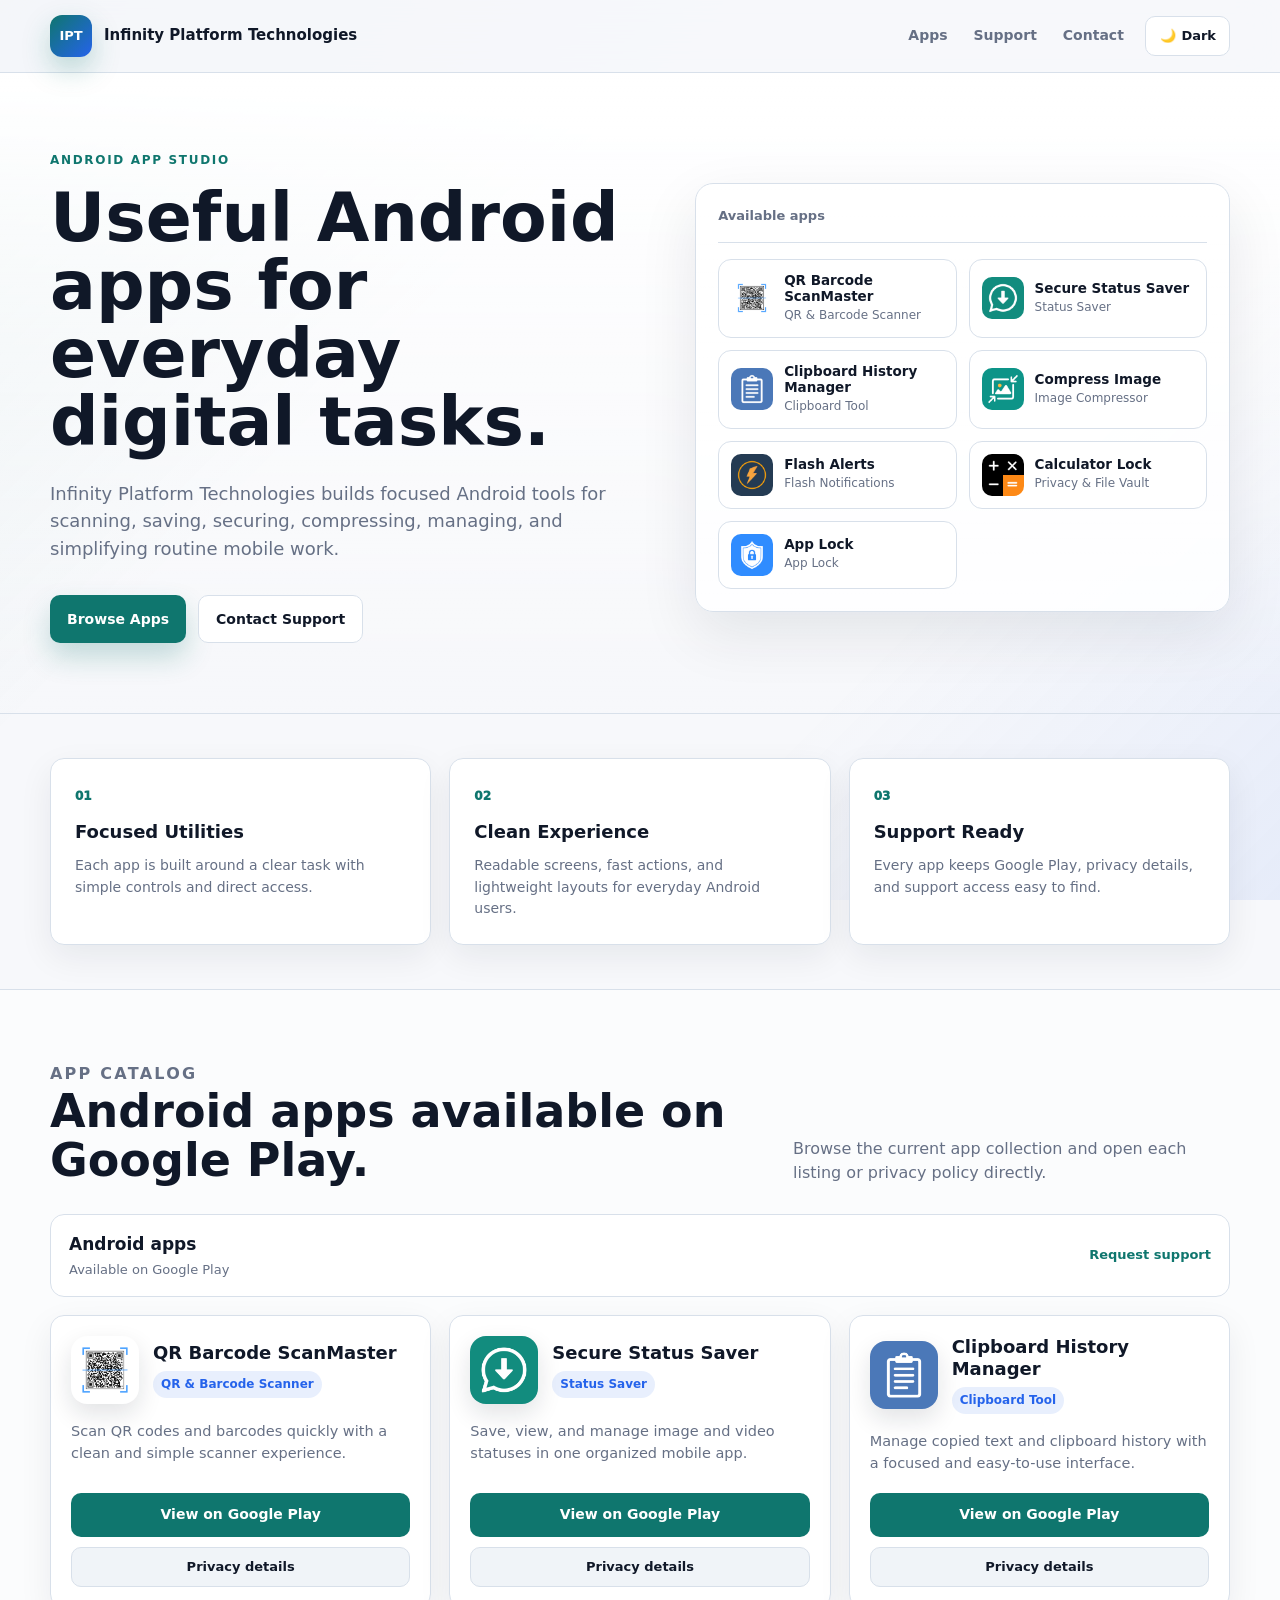
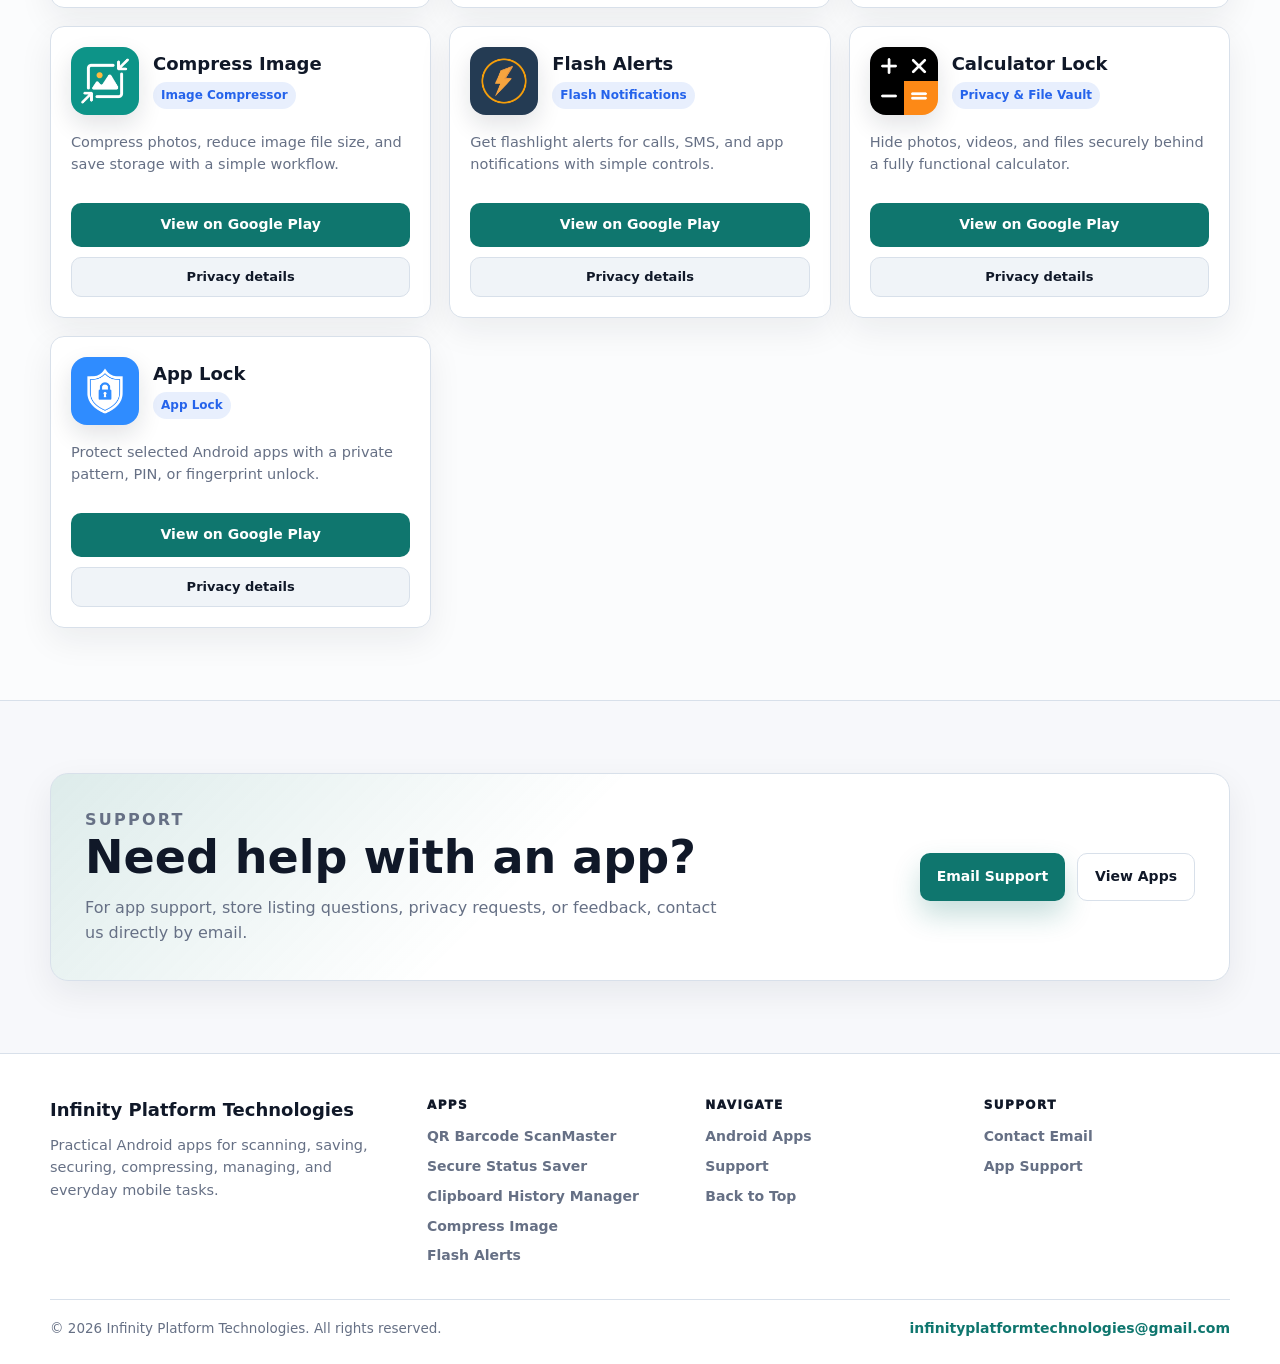
<file: index.html>
<!DOCTYPE html>
<html lang="en" data-theme="light">
<head>
  <meta charset="UTF-8" />
  <meta name="viewport" content="width=device-width, initial-scale=1.0" />

  <!-- Pinterest verify domain -->
  <meta name="p:domain_verify" content="5bf5aae963fae91c4939979acd5eb1d6"/>

  <title>Infinity Platform Technologies | Android Apps</title>

  <meta
    name="description"
    content="Infinity Platform Technologies builds practical Android apps for scanning, saving, securing, compressing, managing, and everyday mobile tasks."
  />

  <meta name="robots" content="index, follow" />
  <meta name="theme-color" content="#0f766e" />

  <link rel="stylesheet" href="/index.css" />
</head>

<body id="top" data-page="home">
  <div id="site-header"></div>

  <main>
    <section class="hero">
      <div class="hero-inner">
        <div class="hero-copy">
          <p class="eyebrow">Android app studio</p>
          <h1>Useful Android apps for everyday digital tasks.</h1>
          <p class="hero-text">
            Infinity Platform Technologies builds focused Android tools for scanning,
            saving, securing, compressing, managing, and simplifying routine mobile work.
          </p>

          <div class="hero-actions">
            <a class="btn btn-primary" href="#catalog">Browse Apps</a>
            <a class="btn btn-secondary" href="mailto:infinityplatformtechnologies@gmail.com">Contact Support</a>
          </div>
        </div>

        <aside class="catalog-panel" aria-label="Android app summary">
          <div class="panel-topline">
            <span>Available apps</span>
          </div>

          <div class="hero-app-list" id="heroAppList"></div>
        </aside>
      </div>
    </section>

    <section class="section trust-section" aria-label="Company focus">
      <div class="metric-grid">
        <div class="metric-card">
          <span>01</span>
          <strong>Focused Utilities</strong>
          <p>Each app is built around a clear task with simple controls and direct access.</p>
        </div>

        <div class="metric-card">
          <span>02</span>
          <strong>Clean Experience</strong>
          <p>Readable screens, fast actions, and lightweight layouts for everyday Android users.</p>
        </div>

        <div class="metric-card">
          <span>03</span>
          <strong>Support Ready</strong>
          <p>Every app keeps Google Play, privacy details, and support access easy to find.</p>
        </div>
      </div>
    </section>

    <section id="catalog" class="catalog-section">
      <div class="section">
        <div class="section-head split-head">
          <div>
            <p class="eyebrow">App catalog</p>
            <h2>Android apps available on Google Play.</h2>
          </div>
          <p>
            Browse the current app collection and open each listing or privacy policy directly.
          </p>
        </div>

        <div class="catalog-toolbar">
          <div>
            <strong id="activePlatformTitle">Android apps</strong>
            <span id="activePlatformMeta">Available on Google Play</span>
          </div>
          <a class="text-link" href="mailto:infinityplatformtechnologies@gmail.com">Request support</a>
        </div>

        <div class="apps-grid" id="appsGrid"></div>
      </div>
    </section>

    <section id="support" class="section support-section">
      <div class="support-shell">
        <div>
          <p class="eyebrow">Support</p>
          <h2>Need help with an app?</h2>
          <p>For app support, store listing questions, privacy requests, or feedback, contact us directly by email.</p>
        </div>

        <div class="support-actions">
          <a class="btn btn-primary" href="mailto:infinityplatformtechnologies@gmail.com">Email Support</a>
          <a class="btn btn-secondary" href="#catalog">View Apps</a>
        </div>
      </div>
    </section>
  </main>

  <div id="site-footer"></div>

  <script src="/index.js"></script>
</body>
</html>
</file>
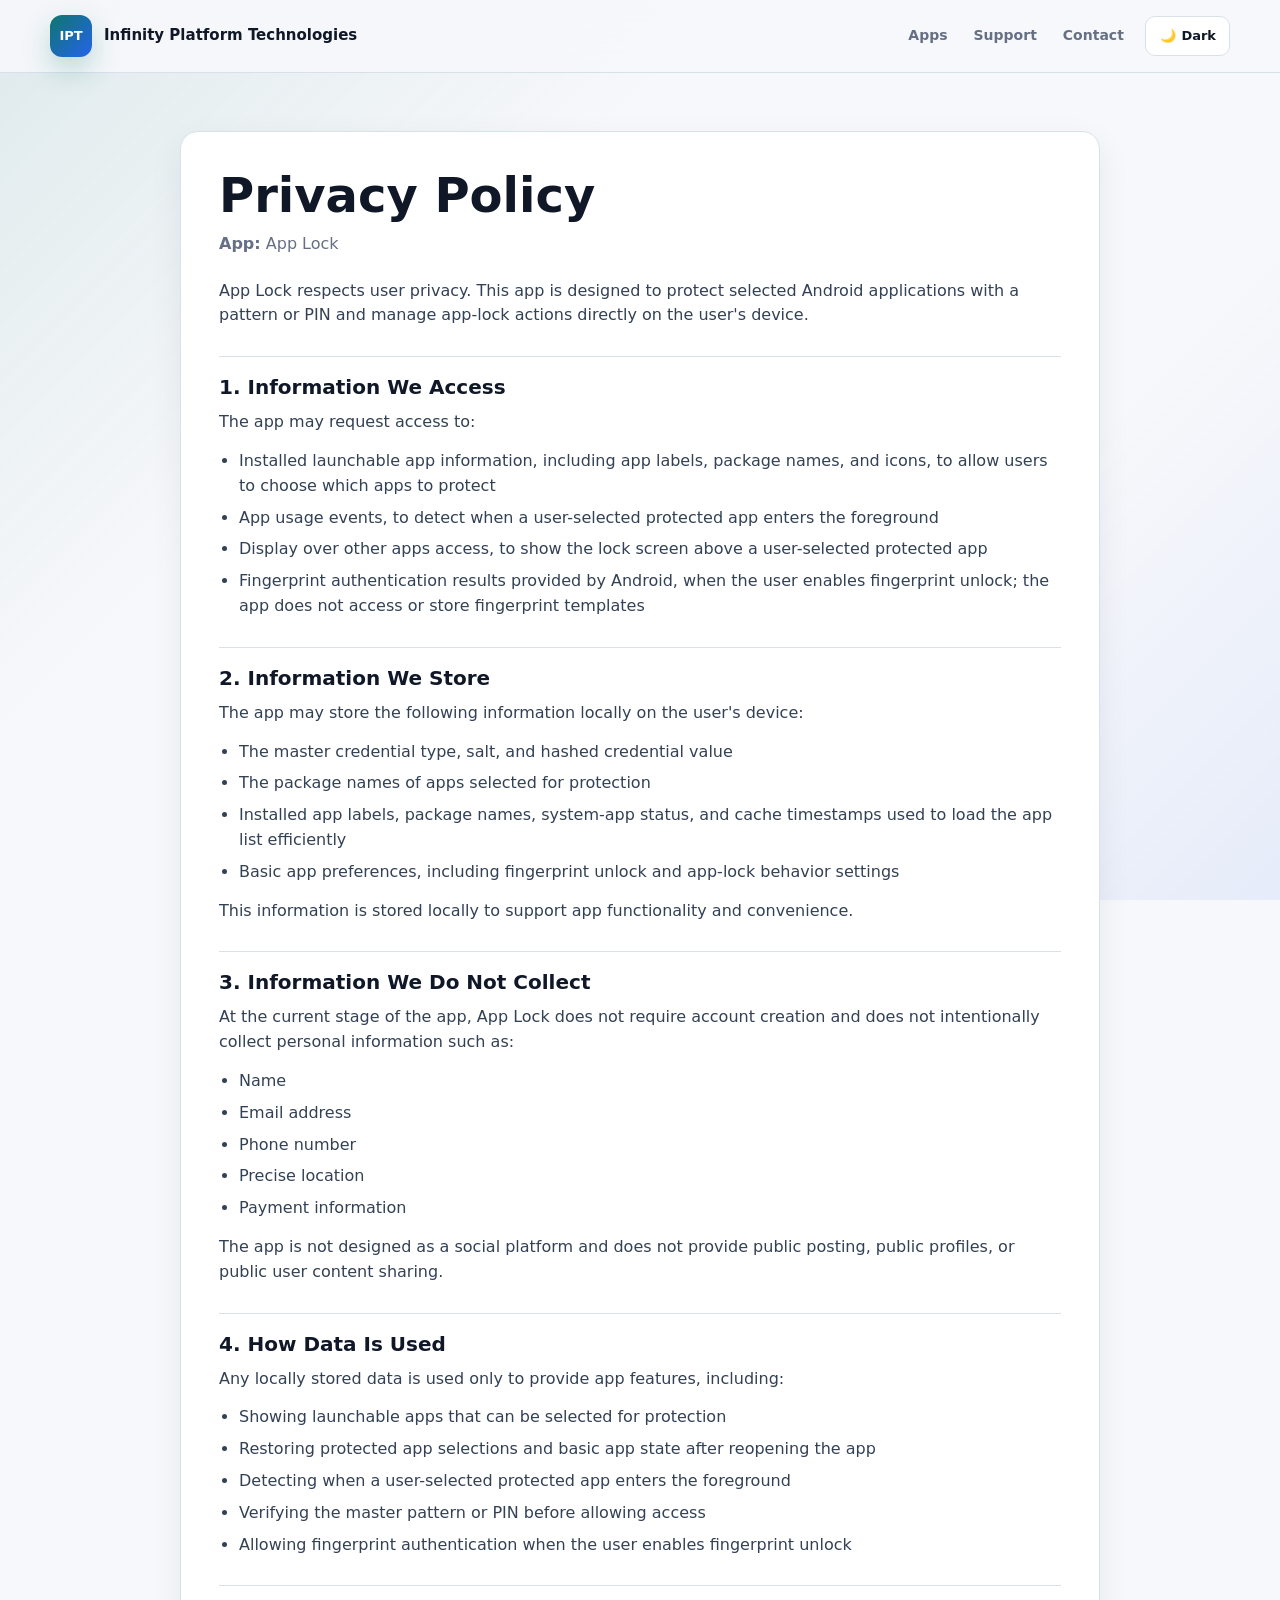
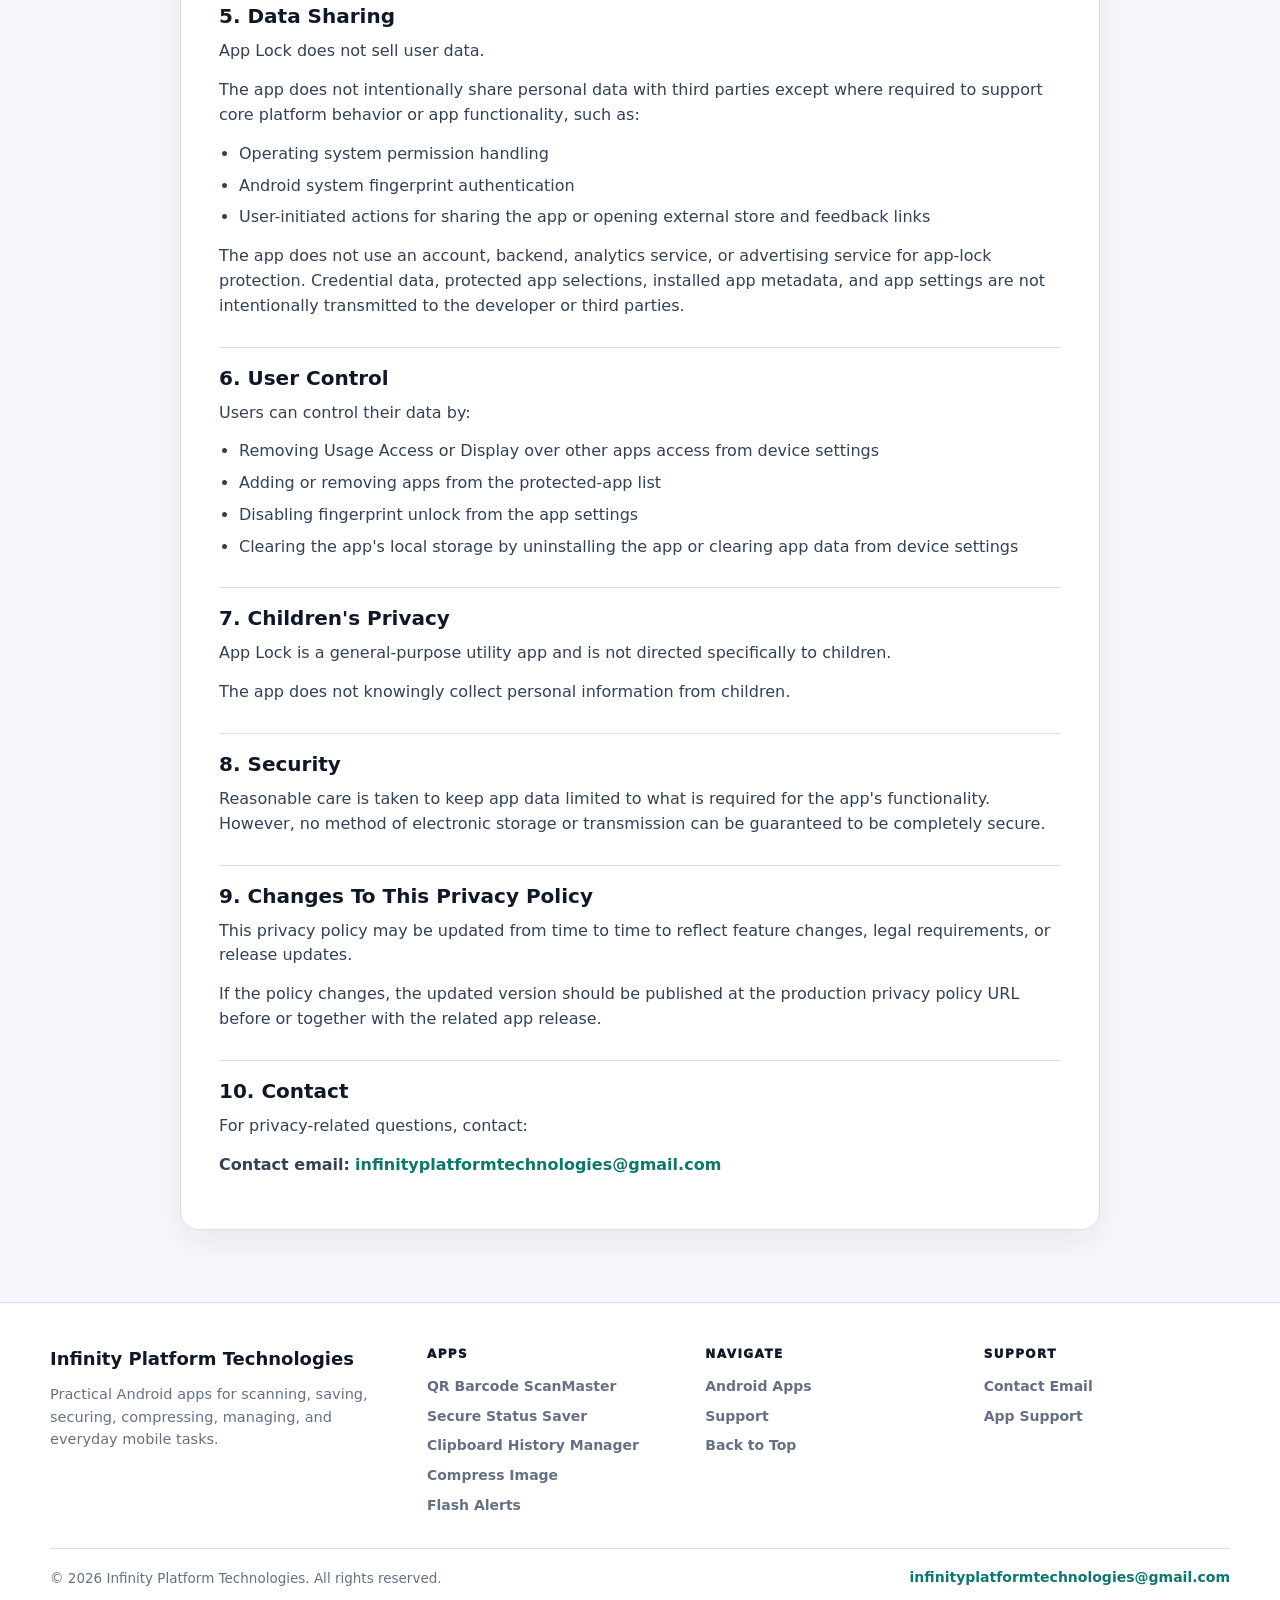
<file: app-lock/privacy-policy.html>
<!DOCTYPE html>
<html lang="en" data-theme="light">
<head>
  <meta charset="utf-8" />
  <meta name="viewport" content="width=device-width, initial-scale=1" />
  <title>App Lock Privacy Policy</title>
  <meta name="robots" content="index, follow" />
  <meta name="theme-color" content="#0f766e" />
  <link rel="stylesheet" href="/index.css" />
</head>
<body id="top" data-page="privacy">
  <div id="site-header"></div>

  <main class="policy-page">
    <section class="policy-panel">
      <h1>Privacy Policy</h1>
      <p class="meta"><strong>App:</strong> App Lock</p>

      <p>App Lock respects user privacy. This app is designed to protect selected Android applications with a pattern or PIN and manage app-lock actions directly on the user's device.</p>

      <h2>1. Information We Access</h2>
      <p>The app may request access to:</p>
      <ul>
        <li>Installed launchable app information, including app labels, package names, and icons, to allow users to choose which apps to protect</li>
        <li>App usage events, to detect when a user-selected protected app enters the foreground</li>
        <li>Display over other apps access, to show the lock screen above a user-selected protected app</li>
        <li>Fingerprint authentication results provided by Android, when the user enables fingerprint unlock; the app does not access or store fingerprint templates</li>
      </ul>

      <h2>2. Information We Store</h2>
      <p>The app may store the following information locally on the user's device:</p>
      <ul>
        <li>The master credential type, salt, and hashed credential value</li>
        <li>The package names of apps selected for protection</li>
        <li>Installed app labels, package names, system-app status, and cache timestamps used to load the app list efficiently</li>
        <li>Basic app preferences, including fingerprint unlock and app-lock behavior settings</li>
      </ul>
      <p>This information is stored locally to support app functionality and convenience.</p>

      <h2>3. Information We Do Not Collect</h2>
      <p>At the current stage of the app, App Lock does not require account creation and does not intentionally collect personal information such as:</p>
      <ul>
        <li>Name</li>
        <li>Email address</li>
        <li>Phone number</li>
        <li>Precise location</li>
        <li>Payment information</li>
      </ul>
      <p>The app is not designed as a social platform and does not provide public posting, public profiles, or public user content sharing.</p>

      <h2>4. How Data Is Used</h2>
      <p>Any locally stored data is used only to provide app features, including:</p>
      <ul>
        <li>Showing launchable apps that can be selected for protection</li>
        <li>Restoring protected app selections and basic app state after reopening the app</li>
        <li>Detecting when a user-selected protected app enters the foreground</li>
        <li>Verifying the master pattern or PIN before allowing access</li>
        <li>Allowing fingerprint authentication when the user enables fingerprint unlock</li>
      </ul>

      <h2>5. Data Sharing</h2>
      <p>App Lock does not sell user data.</p>
      <p>The app does not intentionally share personal data with third parties except where required to support core platform behavior or app functionality, such as:</p>
      <ul>
        <li>Operating system permission handling</li>
        <li>Android system fingerprint authentication</li>
        <li>User-initiated actions for sharing the app or opening external store and feedback links</li>
      </ul>
      <p>The app does not use an account, backend, analytics service, or advertising service for app-lock protection. Credential data, protected app selections, installed app metadata, and app settings are not intentionally transmitted to the developer or third parties.</p>

      <h2>6. User Control</h2>
      <p>Users can control their data by:</p>
      <ul>
        <li>Removing Usage Access or Display over other apps access from device settings</li>
        <li>Adding or removing apps from the protected-app list</li>
        <li>Disabling fingerprint unlock from the app settings</li>
        <li>Clearing the app's local storage by uninstalling the app or clearing app data from device settings</li>
      </ul>

      <h2>7. Children's Privacy</h2>
      <p>App Lock is a general-purpose utility app and is not directed specifically to children.</p>
      <p>The app does not knowingly collect personal information from children.</p>

      <h2>8. Security</h2>
      <p>Reasonable care is taken to keep app data limited to what is required for the app's functionality. However, no method of electronic storage or transmission can be guaranteed to be completely secure.</p>

      <h2>9. Changes To This Privacy Policy</h2>
      <p>This privacy policy may be updated from time to time to reflect feature changes, legal requirements, or release updates.</p>
      <p>If the policy changes, the updated version should be published at the production privacy policy URL before or together with the related app release.</p>

      <h2>10. Contact</h2>
      <p>For privacy-related questions, contact:</p>
      <p><strong>Contact email:</strong> <a href="mailto:infinityplatformtechnologies@gmail.com">infinityplatformtechnologies@gmail.com</a></p>
    </section>
  </main>

  <div id="site-footer"></div>

  <script src="/index.js"></script>
</body>
</html>
</file>
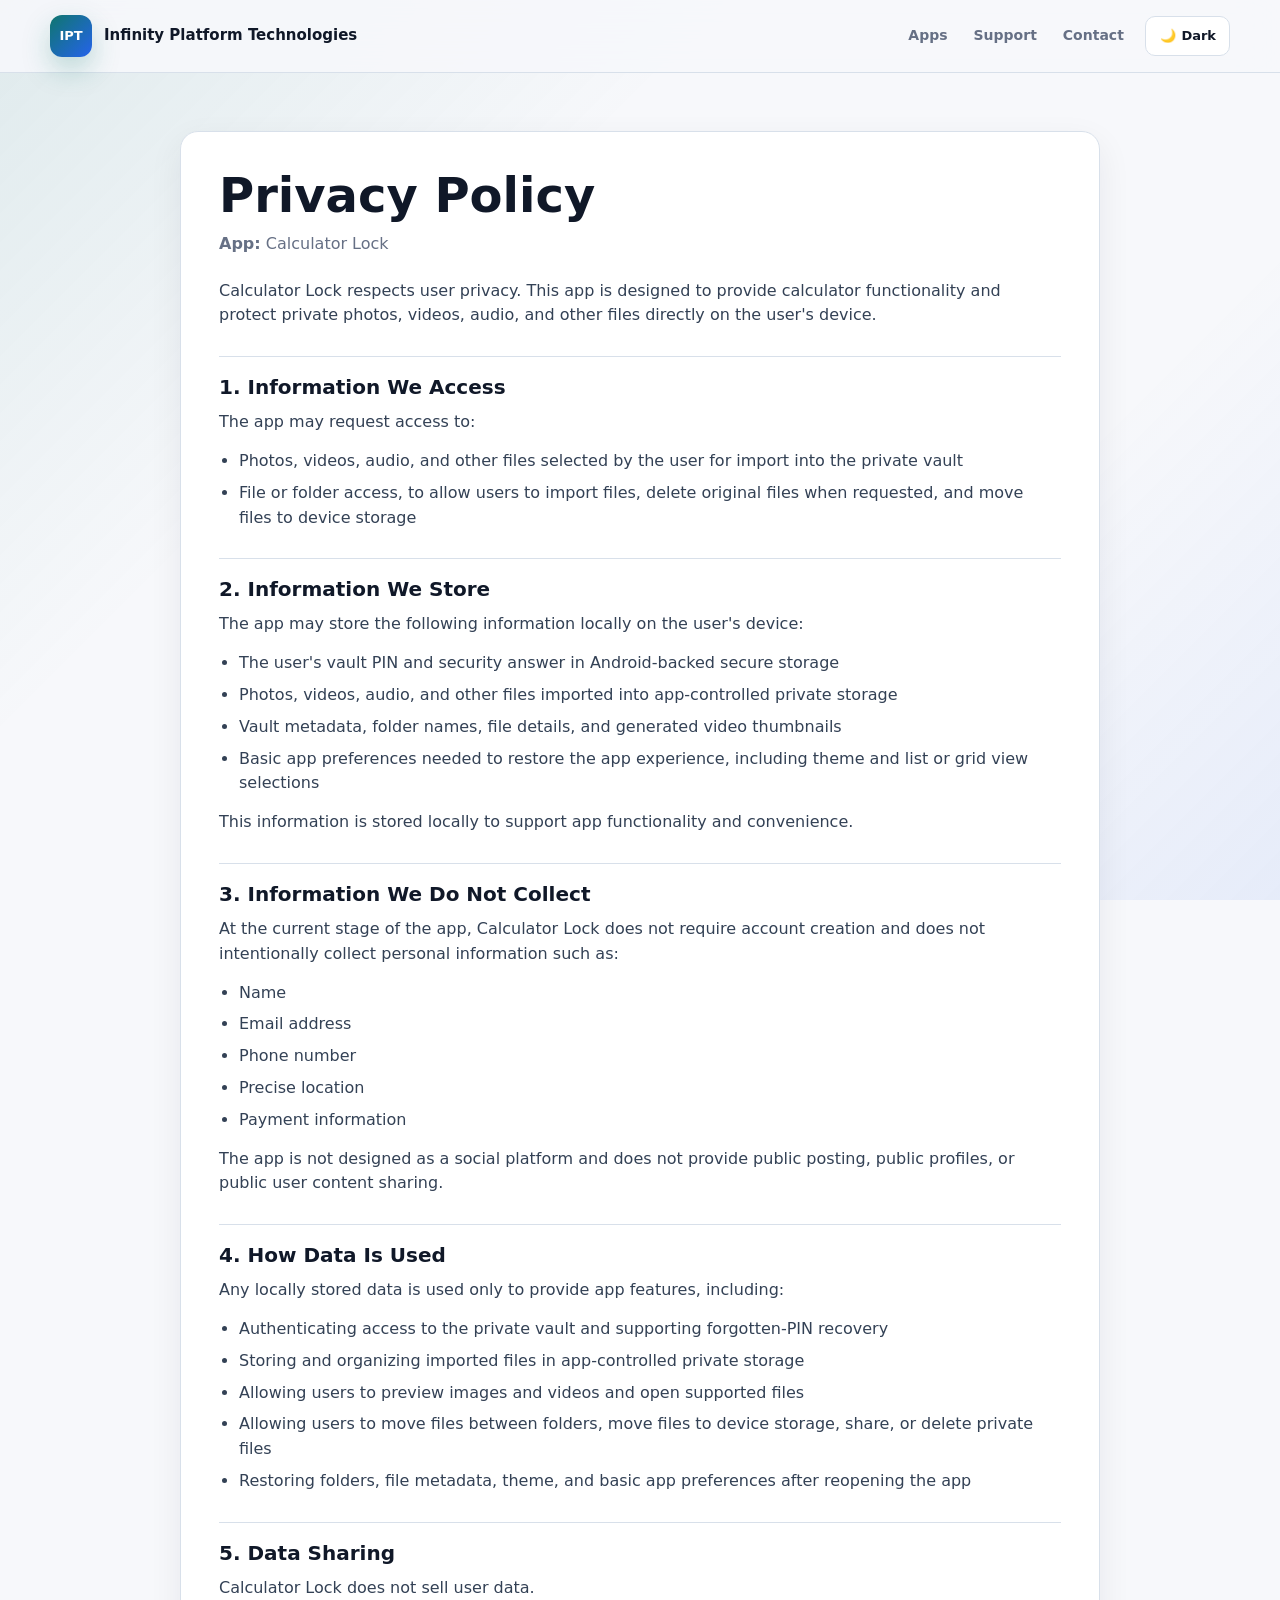
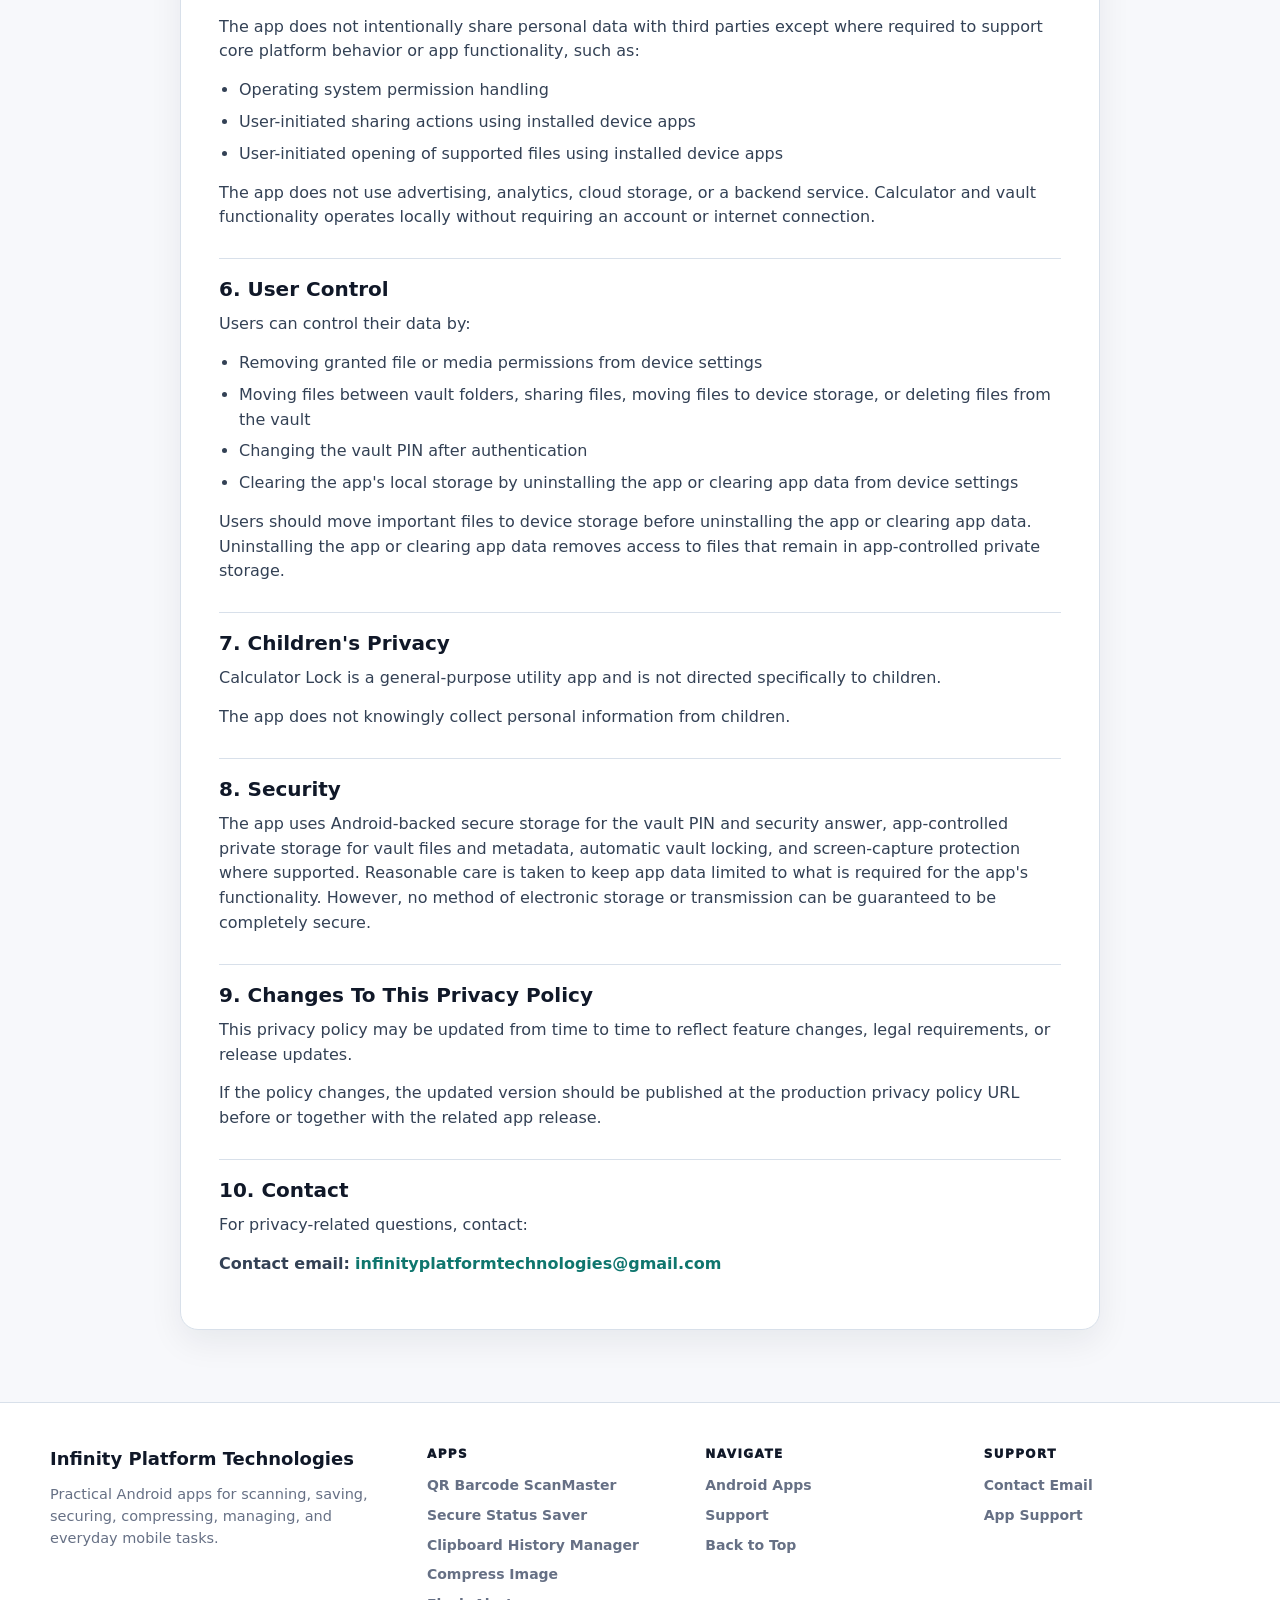
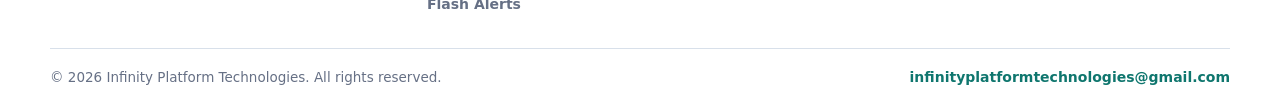
<file: Calculator-Lock/privacy-policy.html>
<!DOCTYPE html>
<html lang="en" data-theme="light">
<head>
  <meta charset="utf-8" />
  <meta name="viewport" content="width=device-width, initial-scale=1" />
  <title>Calculator Lock Privacy Policy</title>
  <meta name="robots" content="index, follow" />
  <meta name="theme-color" content="#0f766e" />
  <link rel="stylesheet" href="/index.css" />
</head>
<body id="top" data-page="privacy">
  <div id="site-header"></div>

  <main class="policy-page">
    <section class="policy-panel">
      <h1>Privacy Policy</h1>
      <p class="meta"><strong>App:</strong> Calculator Lock</p>

      <p>Calculator Lock respects user privacy. This app is designed to provide calculator functionality and protect private photos, videos, audio, and other files directly on the user's device.</p>

      <h2>1. Information We Access</h2>
      <p>The app may request access to:</p>
      <ul>
        <li>Photos, videos, audio, and other files selected by the user for import into the private vault</li>
        <li>File or folder access, to allow users to import files, delete original files when requested, and move files to device storage</li>
      </ul>

      <h2>2. Information We Store</h2>
      <p>The app may store the following information locally on the user's device:</p>
      <ul>
        <li>The user's vault PIN and security answer in Android-backed secure storage</li>
        <li>Photos, videos, audio, and other files imported into app-controlled private storage</li>
        <li>Vault metadata, folder names, file details, and generated video thumbnails</li>
        <li>Basic app preferences needed to restore the app experience, including theme and list or grid view selections</li>
      </ul>
      <p>This information is stored locally to support app functionality and convenience.</p>

      <h2>3. Information We Do Not Collect</h2>
      <p>At the current stage of the app, Calculator Lock does not require account creation and does not intentionally collect personal information such as:</p>
      <ul>
        <li>Name</li>
        <li>Email address</li>
        <li>Phone number</li>
        <li>Precise location</li>
        <li>Payment information</li>
      </ul>
      <p>The app is not designed as a social platform and does not provide public posting, public profiles, or public user content sharing.</p>

      <h2>4. How Data Is Used</h2>
      <p>Any locally stored data is used only to provide app features, including:</p>
      <ul>
        <li>Authenticating access to the private vault and supporting forgotten-PIN recovery</li>
        <li>Storing and organizing imported files in app-controlled private storage</li>
        <li>Allowing users to preview images and videos and open supported files</li>
        <li>Allowing users to move files between folders, move files to device storage, share, or delete private files</li>
        <li>Restoring folders, file metadata, theme, and basic app preferences after reopening the app</li>
      </ul>

      <h2>5. Data Sharing</h2>
      <p>Calculator Lock does not sell user data.</p>
      <p>The app does not intentionally share personal data with third parties except where required to support core platform behavior or app functionality, such as:</p>
      <ul>
        <li>Operating system permission handling</li>
        <li>User-initiated sharing actions using installed device apps</li>
        <li>User-initiated opening of supported files using installed device apps</li>
      </ul>
      <p>The app does not use advertising, analytics, cloud storage, or a backend service. Calculator and vault functionality operates locally without requiring an account or internet connection.</p>

      <h2>6. User Control</h2>
      <p>Users can control their data by:</p>
      <ul>
        <li>Removing granted file or media permissions from device settings</li>
        <li>Moving files between vault folders, sharing files, moving files to device storage, or deleting files from the vault</li>
        <li>Changing the vault PIN after authentication</li>
        <li>Clearing the app's local storage by uninstalling the app or clearing app data from device settings</li>
      </ul>
      <p>Users should move important files to device storage before uninstalling the app or clearing app data. Uninstalling the app or clearing app data removes access to files that remain in app-controlled private storage.</p>

      <h2>7. Children's Privacy</h2>
      <p>Calculator Lock is a general-purpose utility app and is not directed specifically to children.</p>
      <p>The app does not knowingly collect personal information from children.</p>

      <h2>8. Security</h2>
      <p>The app uses Android-backed secure storage for the vault PIN and security answer, app-controlled private storage for vault files and metadata, automatic vault locking, and screen-capture protection where supported. Reasonable care is taken to keep app data limited to what is required for the app's functionality. However, no method of electronic storage or transmission can be guaranteed to be completely secure.</p>

      <h2>9. Changes To This Privacy Policy</h2>
      <p>This privacy policy may be updated from time to time to reflect feature changes, legal requirements, or release updates.</p>
      <p>If the policy changes, the updated version should be published at the production privacy policy URL before or together with the related app release.</p>

      <h2>10. Contact</h2>
      <p>For privacy-related questions, contact:</p>
      <p><strong>Contact email:</strong> <a href="mailto:infinityplatformtechnologies@gmail.com">infinityplatformtechnologies@gmail.com</a></p>
    </section>
  </main>

  <div id="site-footer"></div>

  <script src="/index.js"></script>
</body>
</html>
</file>
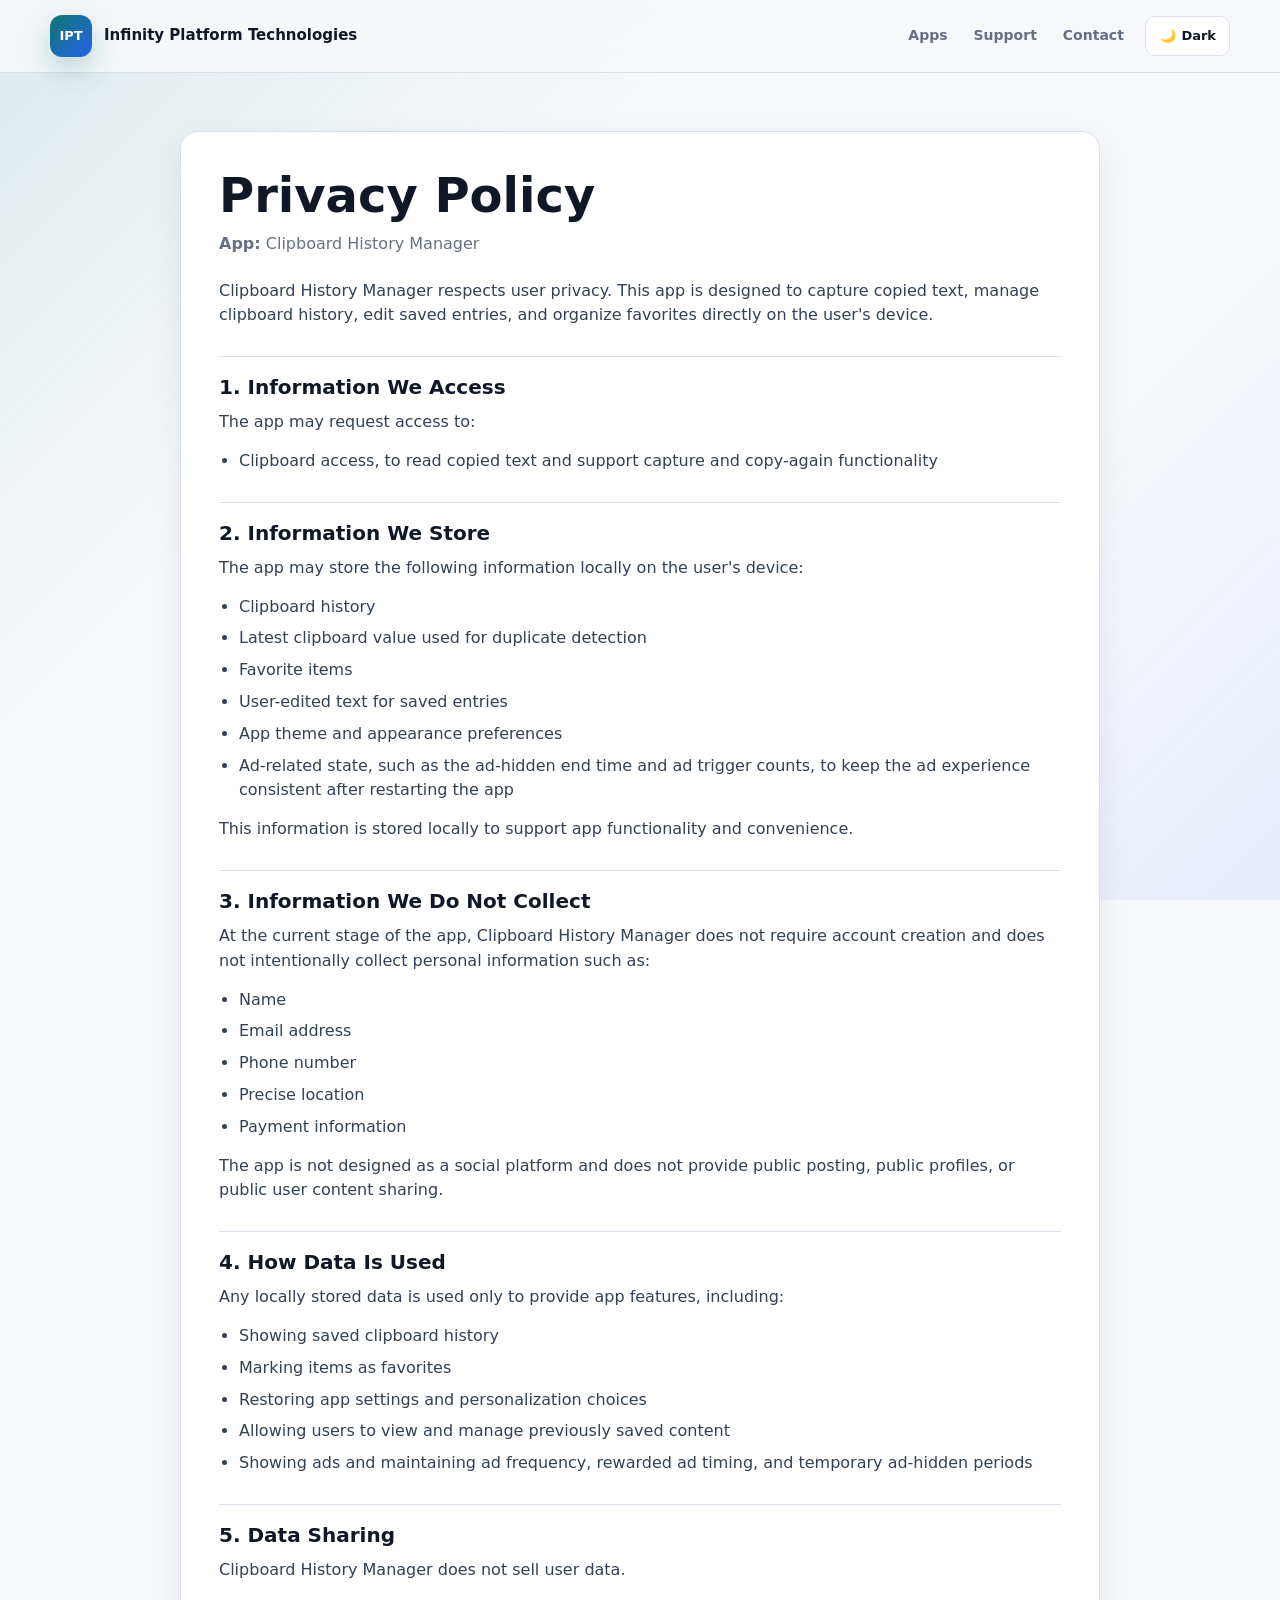
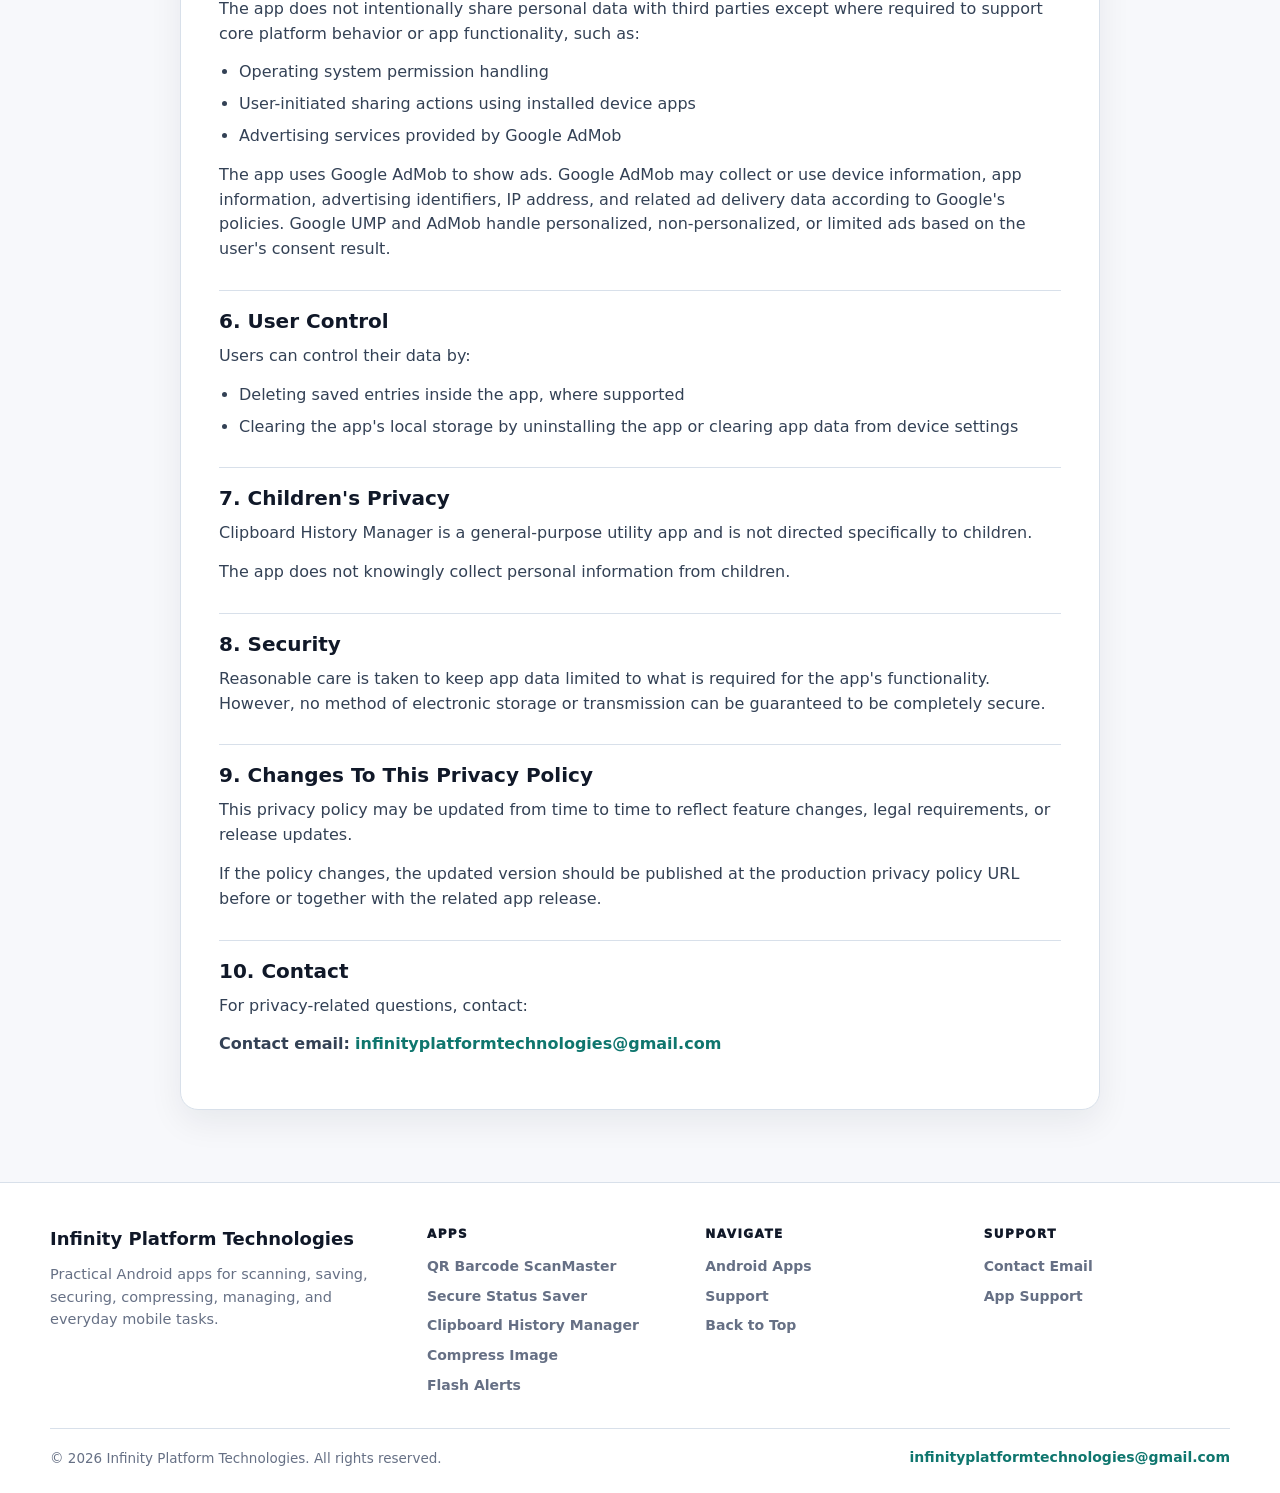
<file: clipboard-history-manager/privacy-policy.html>
<!DOCTYPE html>
<html lang="en" data-theme="light">
<head>
  <meta charset="utf-8" />
  <meta name="viewport" content="width=device-width, initial-scale=1" />
  <title>Clipboard History Manager Privacy Policy</title>
  <meta name="robots" content="index, follow" />
  <meta name="theme-color" content="#0f766e" />
  <link rel="stylesheet" href="/index.css" />
</head>
<body id="top" data-page="privacy">
  <div id="site-header"></div>

  <main class="policy-page">
    <section class="policy-panel">
      <h1>Privacy Policy</h1>
      <p class="meta"><strong>App:</strong> Clipboard History Manager</p>

      <p>Clipboard History Manager respects user privacy. This app is designed to capture copied text, manage clipboard history, edit saved entries, and organize favorites directly on the user's device.</p>

      <h2>1. Information We Access</h2>
      <p>The app may request access to:</p>
      <ul>
        <li>Clipboard access, to read copied text and support capture and copy-again functionality</li>
      </ul>

      <h2>2. Information We Store</h2>
      <p>The app may store the following information locally on the user's device:</p>
      <ul>
        <li>Clipboard history</li>
        <li>Latest clipboard value used for duplicate detection</li>
        <li>Favorite items</li>
        <li>User-edited text for saved entries</li>
        <li>App theme and appearance preferences</li>
        <li>Ad-related state, such as the ad-hidden end time and ad trigger counts, to keep the ad experience consistent after restarting the app</li>
      </ul>
      <p>This information is stored locally to support app functionality and convenience.</p>

      <h2>3. Information We Do Not Collect</h2>
      <p>At the current stage of the app, Clipboard History Manager does not require account creation and does not intentionally collect personal information such as:</p>
      <ul>
        <li>Name</li>
        <li>Email address</li>
        <li>Phone number</li>
        <li>Precise location</li>
        <li>Payment information</li>
      </ul>
      <p>The app is not designed as a social platform and does not provide public posting, public profiles, or public user content sharing.</p>

      <h2>4. How Data Is Used</h2>
      <p>Any locally stored data is used only to provide app features, including:</p>
      <ul>
        <li>Showing saved clipboard history</li>
        <li>Marking items as favorites</li>
        <li>Restoring app settings and personalization choices</li>
        <li>Allowing users to view and manage previously saved content</li>
        <li>Showing ads and maintaining ad frequency, rewarded ad timing, and temporary ad-hidden periods</li>
      </ul>

      <h2>5. Data Sharing</h2>
      <p>Clipboard History Manager does not sell user data.</p>
      <p>The app does not intentionally share personal data with third parties except where required to support core platform behavior or app functionality, such as:</p>
      <ul>
        <li>Operating system permission handling</li>
        <li>User-initiated sharing actions using installed device apps</li>
        <li>Advertising services provided by Google AdMob</li>
      </ul>
      <p>The app uses Google AdMob to show ads. Google AdMob may collect or use device information, app information, advertising identifiers, IP address, and related ad delivery data according to Google's policies. Google UMP and AdMob handle personalized, non-personalized, or limited ads based on the user's consent result.</p>

      <h2>6. User Control</h2>
      <p>Users can control their data by:</p>
      <ul>
        <li>Deleting saved entries inside the app, where supported</li>
        <li>Clearing the app's local storage by uninstalling the app or clearing app data from device settings</li>
      </ul>

      <h2>7. Children's Privacy</h2>
      <p>Clipboard History Manager is a general-purpose utility app and is not directed specifically to children.</p>
      <p>The app does not knowingly collect personal information from children.</p>

      <h2>8. Security</h2>
      <p>Reasonable care is taken to keep app data limited to what is required for the app's functionality. However, no method of electronic storage or transmission can be guaranteed to be completely secure.</p>

      <h2>9. Changes To This Privacy Policy</h2>
      <p>This privacy policy may be updated from time to time to reflect feature changes, legal requirements, or release updates.</p>
      <p>If the policy changes, the updated version should be published at the production privacy policy URL before or together with the related app release.</p>

      <h2>10. Contact</h2>
      <p>For privacy-related questions, contact:</p>
      <p><strong>Contact email:</strong> <a href="mailto:infinityplatformtechnologies@gmail.com">infinityplatformtechnologies@gmail.com</a></p>
    </section>
  </main>

  <div id="site-footer"></div>

  <script src="/index.js"></script>
</body>
</html>
</file>
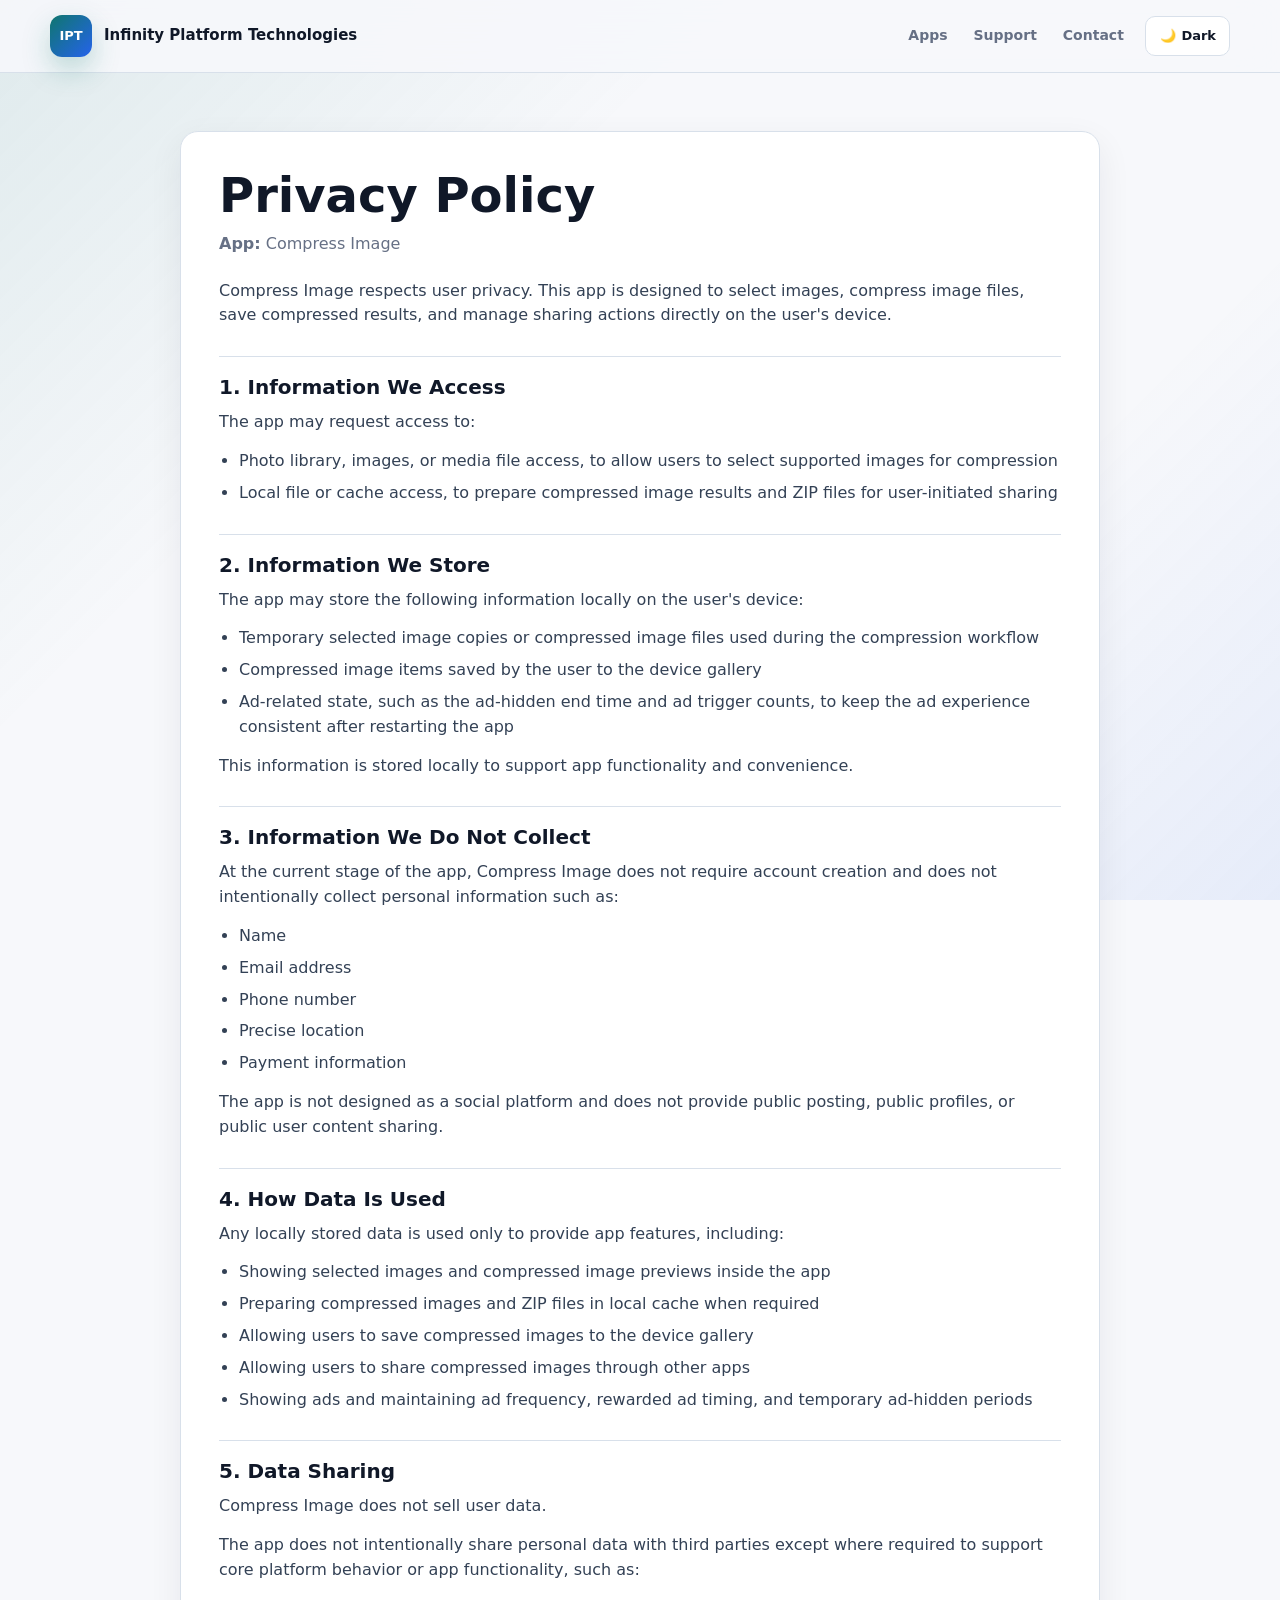
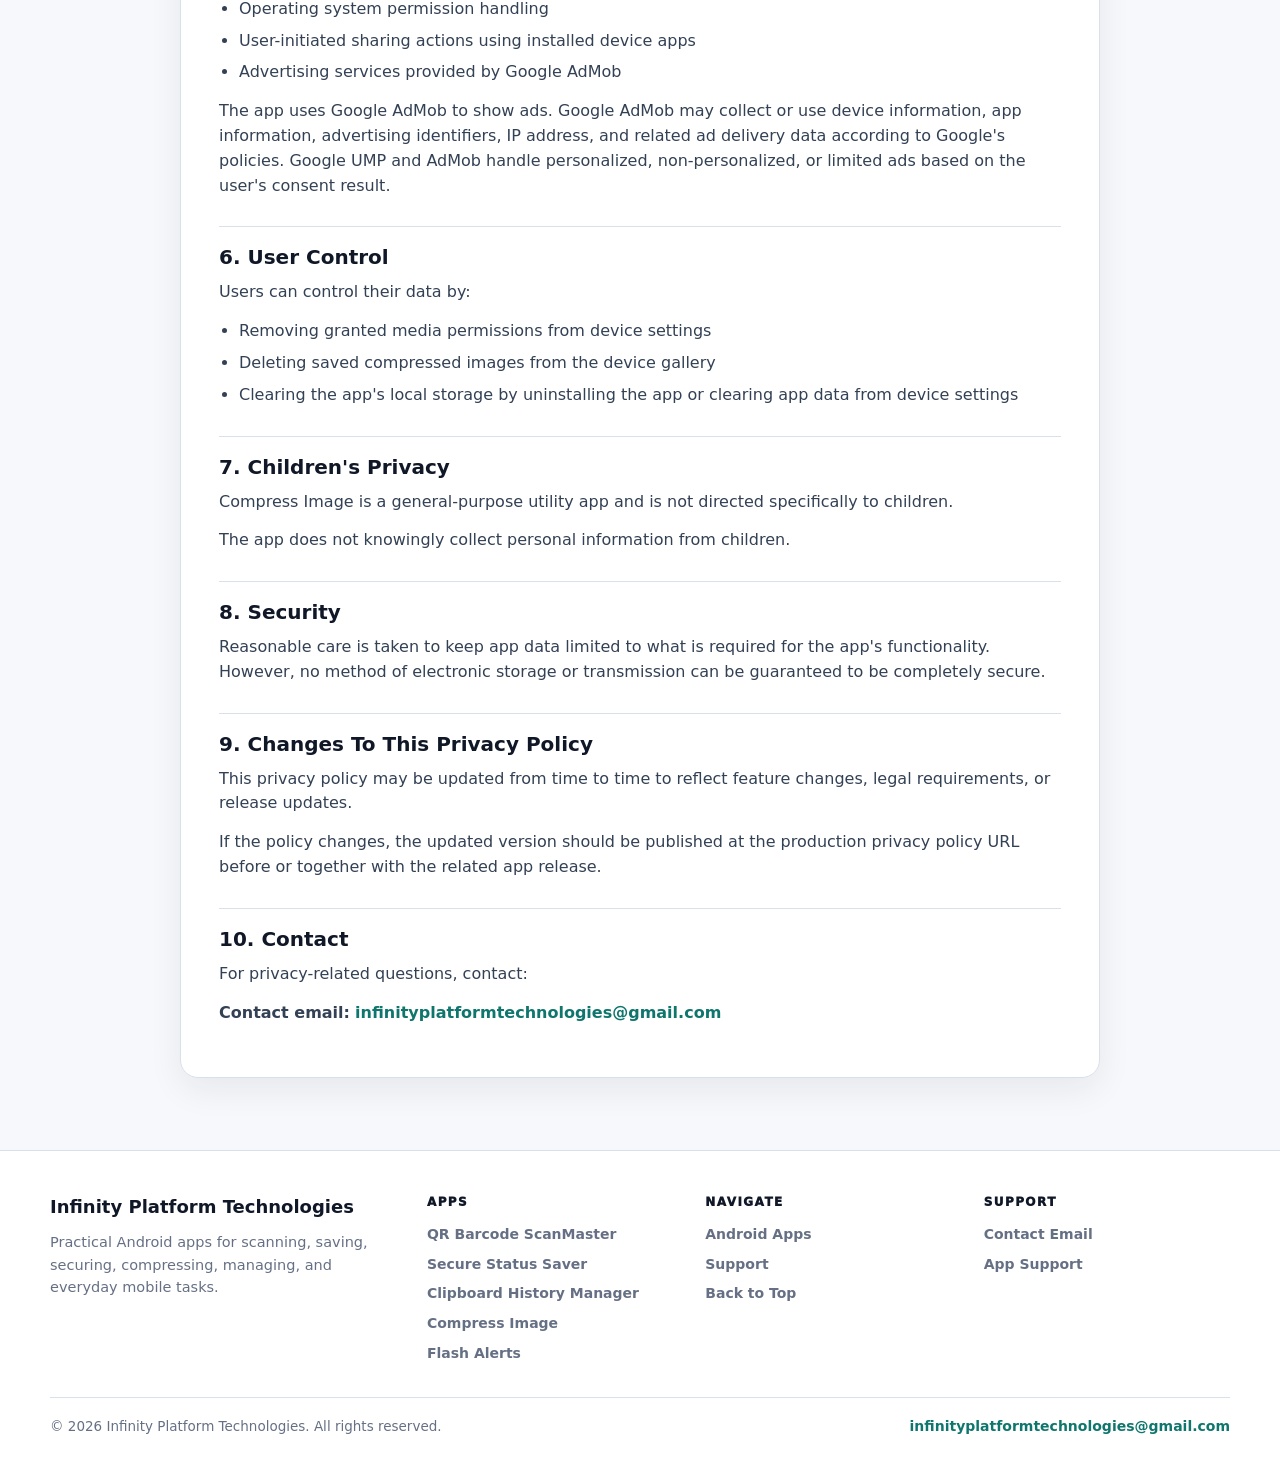
<file: compress-image/privacy-policy.html>
<!DOCTYPE html>
<html lang="en" data-theme="light">
<head>
  <meta charset="utf-8" />
  <meta name="viewport" content="width=device-width, initial-scale=1" />
  <title>Compress Image Privacy Policy</title>
  <meta name="robots" content="index, follow" />
  <meta name="theme-color" content="#0f766e" />
  <link rel="stylesheet" href="/index.css" />
</head>
<body id="top" data-page="privacy">
  <div id="site-header"></div>

  <main class="policy-page">
    <section class="policy-panel">
      <h1>Privacy Policy</h1>
      <p class="meta"><strong>App:</strong> Compress Image</p>

      <p>Compress Image respects user privacy. This app is designed to select images, compress image files, save compressed results, and manage sharing actions directly on the user's device.</p>

      <h2>1. Information We Access</h2>
      <p>The app may request access to:</p>
      <ul>
        <li>Photo library, images, or media file access, to allow users to select supported images for compression</li>
        <li>Local file or cache access, to prepare compressed image results and ZIP files for user-initiated sharing</li>
      </ul>

      <h2>2. Information We Store</h2>
      <p>The app may store the following information locally on the user's device:</p>
      <ul>
        <li>Temporary selected image copies or compressed image files used during the compression workflow</li>
        <li>Compressed image items saved by the user to the device gallery</li>
        <li>Ad-related state, such as the ad-hidden end time and ad trigger counts, to keep the ad experience consistent after restarting the app</li>
      </ul>
      <p>This information is stored locally to support app functionality and convenience.</p>

      <h2>3. Information We Do Not Collect</h2>
      <p>At the current stage of the app, Compress Image does not require account creation and does not intentionally collect personal information such as:</p>
      <ul>
        <li>Name</li>
        <li>Email address</li>
        <li>Phone number</li>
        <li>Precise location</li>
        <li>Payment information</li>
      </ul>
      <p>The app is not designed as a social platform and does not provide public posting, public profiles, or public user content sharing.</p>

      <h2>4. How Data Is Used</h2>
      <p>Any locally stored data is used only to provide app features, including:</p>
      <ul>
        <li>Showing selected images and compressed image previews inside the app</li>
        <li>Preparing compressed images and ZIP files in local cache when required</li>
        <li>Allowing users to save compressed images to the device gallery</li>
        <li>Allowing users to share compressed images through other apps</li>
        <li>Showing ads and maintaining ad frequency, rewarded ad timing, and temporary ad-hidden periods</li>
      </ul>

      <h2>5. Data Sharing</h2>
      <p>Compress Image does not sell user data.</p>
      <p>The app does not intentionally share personal data with third parties except where required to support core platform behavior or app functionality, such as:</p>
      <ul>
        <li>Operating system permission handling</li>
        <li>User-initiated sharing actions using installed device apps</li>
        <li>Advertising services provided by Google AdMob</li>
      </ul>
      <p>The app uses Google AdMob to show ads. Google AdMob may collect or use device information, app information, advertising identifiers, IP address, and related ad delivery data according to Google's policies. Google UMP and AdMob handle personalized, non-personalized, or limited ads based on the user's consent result.</p>

      <h2>6. User Control</h2>
      <p>Users can control their data by:</p>
      <ul>
        <li>Removing granted media permissions from device settings</li>
        <li>Deleting saved compressed images from the device gallery</li>
        <li>Clearing the app's local storage by uninstalling the app or clearing app data from device settings</li>
      </ul>

      <h2>7. Children's Privacy</h2>
      <p>Compress Image is a general-purpose utility app and is not directed specifically to children.</p>
      <p>The app does not knowingly collect personal information from children.</p>

      <h2>8. Security</h2>
      <p>Reasonable care is taken to keep app data limited to what is required for the app's functionality. However, no method of electronic storage or transmission can be guaranteed to be completely secure.</p>

      <h2>9. Changes To This Privacy Policy</h2>
      <p>This privacy policy may be updated from time to time to reflect feature changes, legal requirements, or release updates.</p>
      <p>If the policy changes, the updated version should be published at the production privacy policy URL before or together with the related app release.</p>

      <h2>10. Contact</h2>
      <p>For privacy-related questions, contact:</p>
      <p><strong>Contact email:</strong> <a href="mailto:infinityplatformtechnologies@gmail.com">infinityplatformtechnologies@gmail.com</a></p>
    </section>
  </main>

  <div id="site-footer"></div>

  <script src="/index.js"></script>
</body>
</html>
</file>
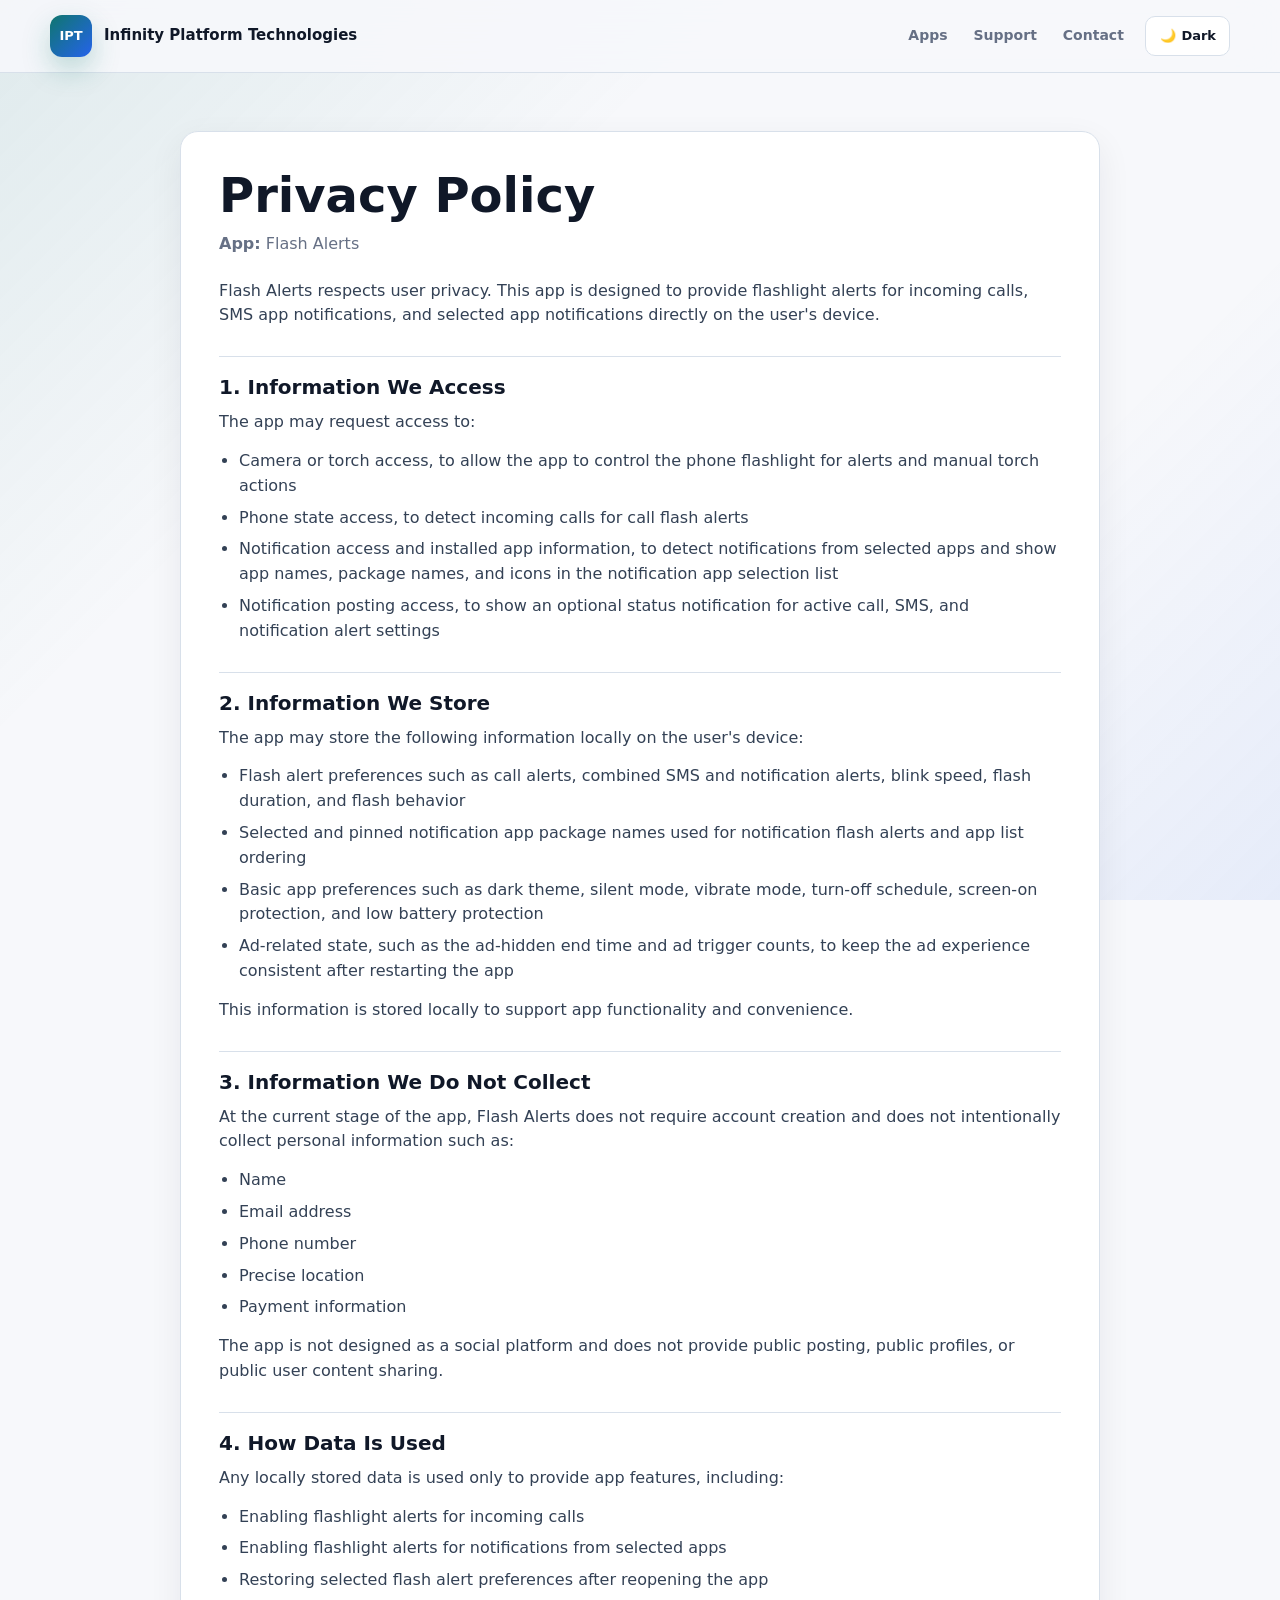
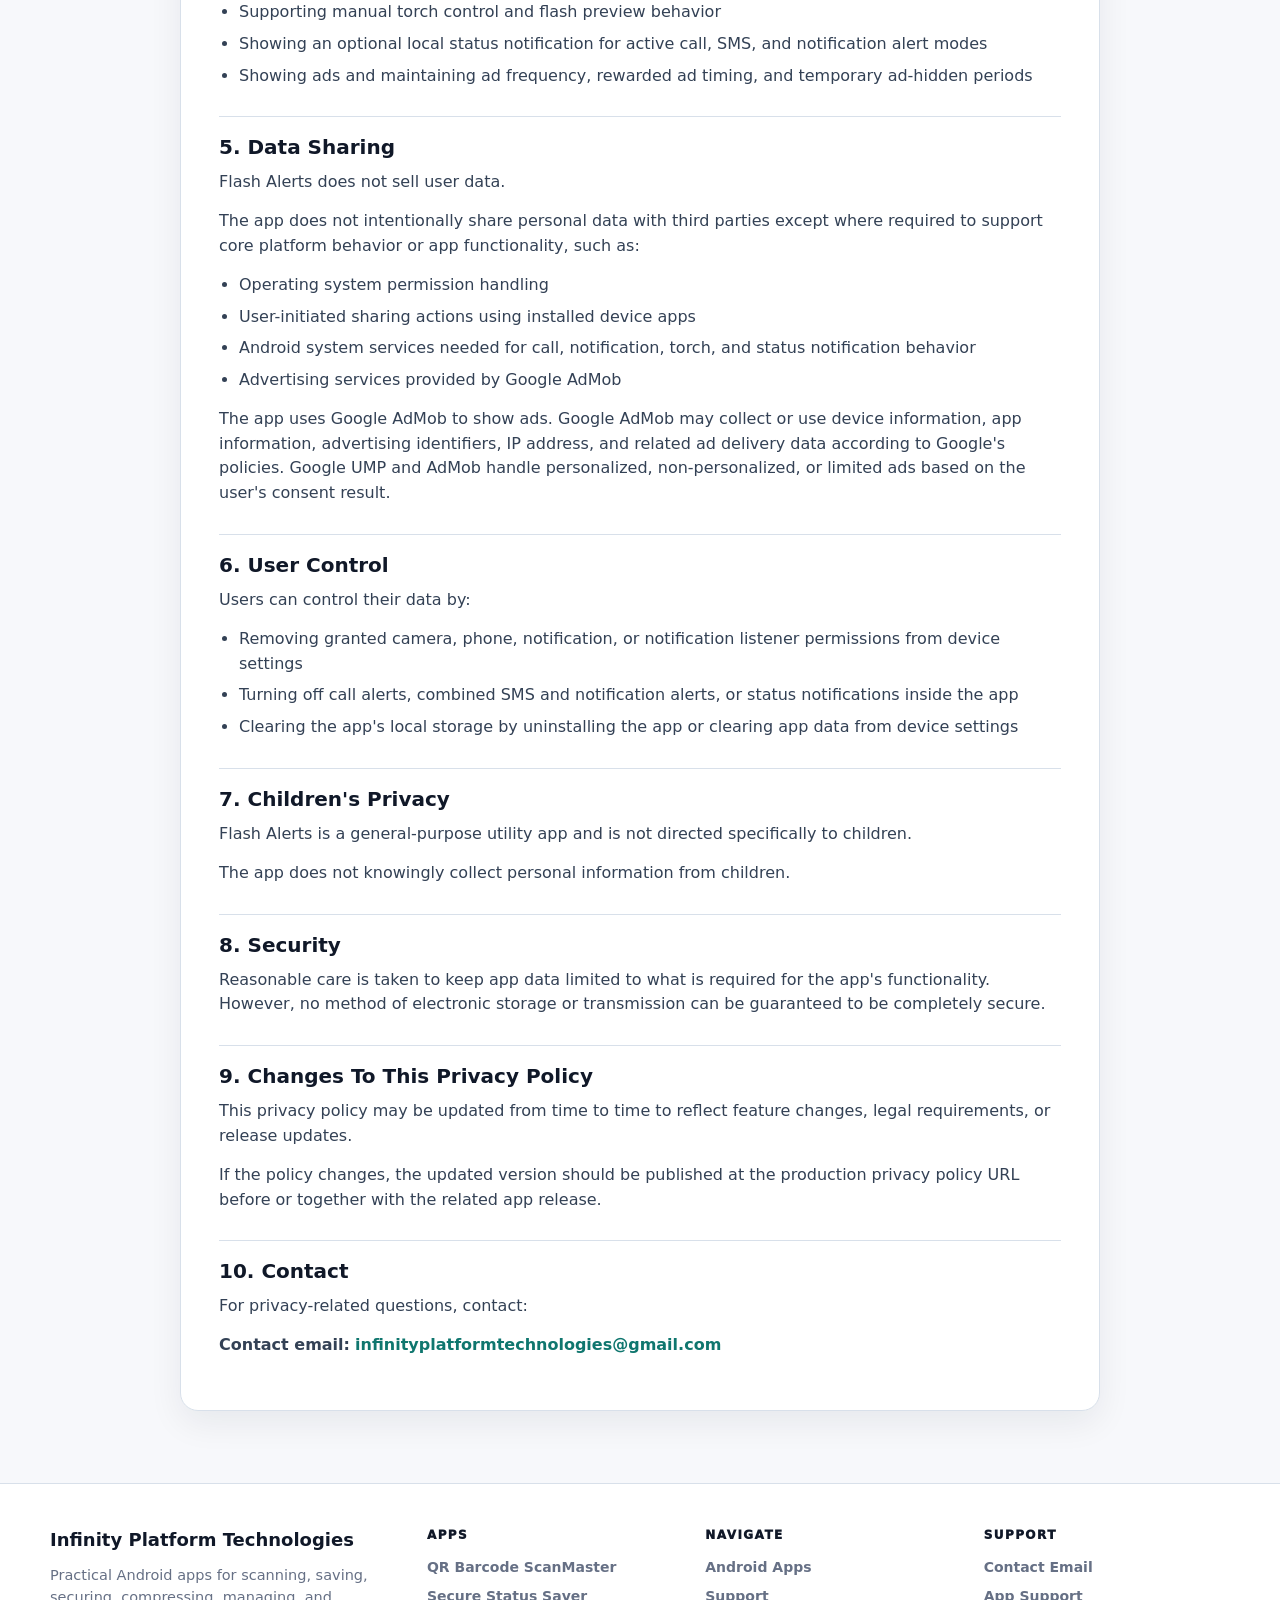
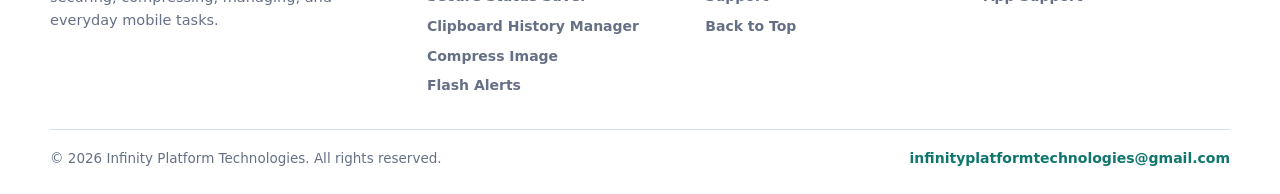
<file: flash-alerts/privacy-policy.html>
<!DOCTYPE html>
<html lang="en" data-theme="light">
<head>
  <meta charset="utf-8" />
  <meta name="viewport" content="width=device-width, initial-scale=1" />
  <title>Flash Alerts Privacy Policy</title>
  <meta name="robots" content="index, follow" />
  <meta name="theme-color" content="#0f766e" />
  <link rel="stylesheet" href="/index.css" />
</head>
<body id="top" data-page="privacy">
  <div id="site-header"></div>

  <main class="policy-page">
    <section class="policy-panel">
      <h1>Privacy Policy</h1>
      <p class="meta"><strong>App:</strong> Flash Alerts</p>

      <p>Flash Alerts respects user privacy. This app is designed to provide flashlight alerts for incoming calls, SMS app notifications, and selected app notifications directly on the user's device.</p>

      <h2>1. Information We Access</h2>
      <p>The app may request access to:</p>
      <ul>
        <li>Camera or torch access, to allow the app to control the phone flashlight for alerts and manual torch actions</li>
        <li>Phone state access, to detect incoming calls for call flash alerts</li>
        <li>Notification access and installed app information, to detect notifications from selected apps and show app names, package names, and icons in the notification app selection list</li>
        <li>Notification posting access, to show an optional status notification for active call, SMS, and notification alert settings</li>
      </ul>

      <h2>2. Information We Store</h2>
      <p>The app may store the following information locally on the user's device:</p>
      <ul>
        <li>Flash alert preferences such as call alerts, combined SMS and notification alerts, blink speed, flash duration, and flash behavior</li>
        <li>Selected and pinned notification app package names used for notification flash alerts and app list ordering</li>
        <li>Basic app preferences such as dark theme, silent mode, vibrate mode, turn-off schedule, screen-on protection, and low battery protection</li>
        <li>Ad-related state, such as the ad-hidden end time and ad trigger counts, to keep the ad experience consistent after restarting the app</li>
      </ul>
      <p>This information is stored locally to support app functionality and convenience.</p>

      <h2>3. Information We Do Not Collect</h2>
      <p>At the current stage of the app, Flash Alerts does not require account creation and does not intentionally collect personal information such as:</p>
      <ul>
        <li>Name</li>
        <li>Email address</li>
        <li>Phone number</li>
        <li>Precise location</li>
        <li>Payment information</li>
      </ul>
      <p>The app is not designed as a social platform and does not provide public posting, public profiles, or public user content sharing.</p>

      <h2>4. How Data Is Used</h2>
      <p>Any locally stored data is used only to provide app features, including:</p>
      <ul>
        <li>Enabling flashlight alerts for incoming calls</li>
        <li>Enabling flashlight alerts for notifications from selected apps</li>
        <li>Restoring selected flash alert preferences after reopening the app</li>
        <li>Supporting manual torch control and flash preview behavior</li>
        <li>Showing an optional local status notification for active call, SMS, and notification alert modes</li>
        <li>Showing ads and maintaining ad frequency, rewarded ad timing, and temporary ad-hidden periods</li>
      </ul>

      <h2>5. Data Sharing</h2>
      <p>Flash Alerts does not sell user data.</p>
      <p>The app does not intentionally share personal data with third parties except where required to support core platform behavior or app functionality, such as:</p>
      <ul>
        <li>Operating system permission handling</li>
        <li>User-initiated sharing actions using installed device apps</li>
        <li>Android system services needed for call, notification, torch, and status notification behavior</li>
        <li>Advertising services provided by Google AdMob</li>
      </ul>
      <p>The app uses Google AdMob to show ads. Google AdMob may collect or use device information, app information, advertising identifiers, IP address, and related ad delivery data according to Google's policies. Google UMP and AdMob handle personalized, non-personalized, or limited ads based on the user's consent result.</p>

      <h2>6. User Control</h2>
      <p>Users can control their data by:</p>
      <ul>
        <li>Removing granted camera, phone, notification, or notification listener permissions from device settings</li>
        <li>Turning off call alerts, combined SMS and notification alerts, or status notifications inside the app</li>
        <li>Clearing the app's local storage by uninstalling the app or clearing app data from device settings</li>
      </ul>

      <h2>7. Children's Privacy</h2>
      <p>Flash Alerts is a general-purpose utility app and is not directed specifically to children.</p>
      <p>The app does not knowingly collect personal information from children.</p>

      <h2>8. Security</h2>
      <p>Reasonable care is taken to keep app data limited to what is required for the app's functionality. However, no method of electronic storage or transmission can be guaranteed to be completely secure.</p>

      <h2>9. Changes To This Privacy Policy</h2>
      <p>This privacy policy may be updated from time to time to reflect feature changes, legal requirements, or release updates.</p>
      <p>If the policy changes, the updated version should be published at the production privacy policy URL before or together with the related app release.</p>

      <h2>10. Contact</h2>
      <p>For privacy-related questions, contact:</p>
      <p><strong>Contact email:</strong> <a href="mailto:infinityplatformtechnologies@gmail.com">infinityplatformtechnologies@gmail.com</a></p>
    </section>
  </main>

  <div id="site-footer"></div>

  <script src="/index.js"></script>
</body>
</html>
</file>
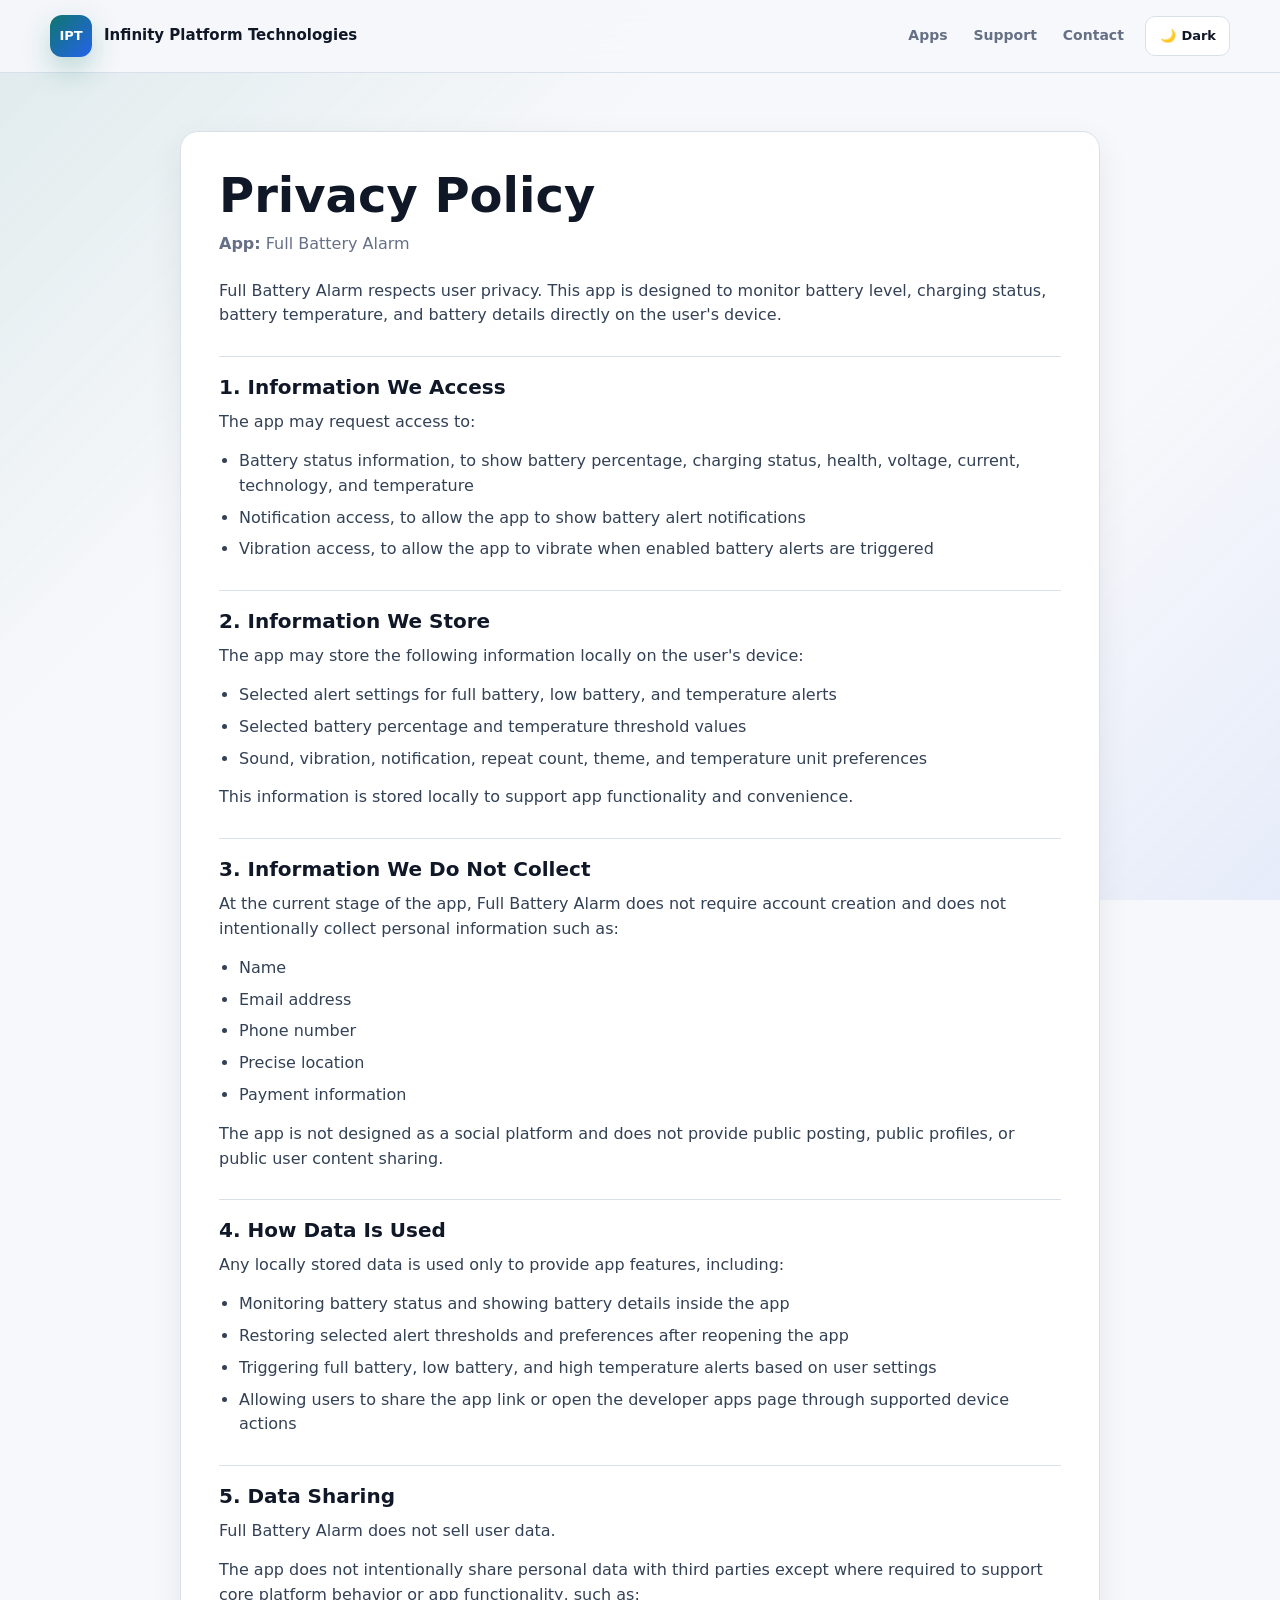
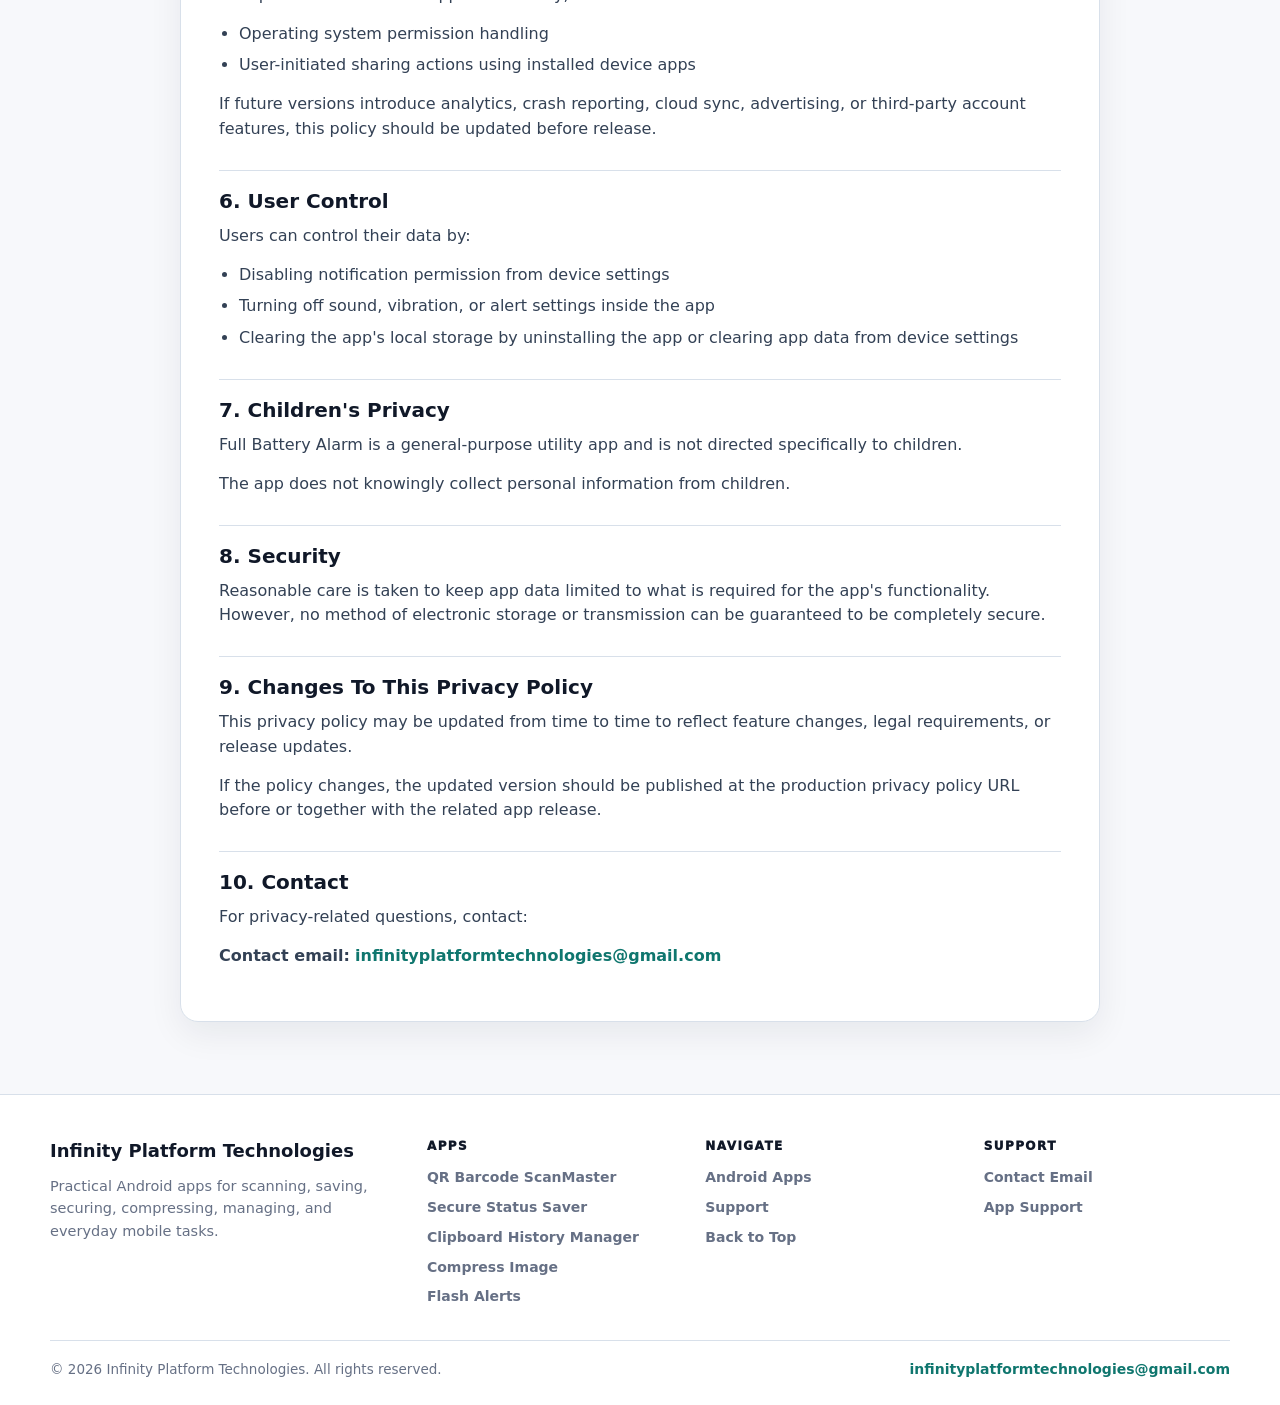
<file: full-battery-alarm/privacy-policy.html>
<!DOCTYPE html>
<html lang="en" data-theme="light">
<head>
  <meta charset="utf-8" />
  <meta name="viewport" content="width=device-width, initial-scale=1" />
  <title>Full Battery Alarm Privacy Policy</title>
  <meta name="robots" content="index, follow" />
  <meta name="theme-color" content="#0f766e" />
  <link rel="stylesheet" href="/index.css" />
</head>
<body id="top" data-page="privacy">
  <div id="site-header"></div>

  <main class="policy-page">
    <section class="policy-panel">
      <h1>Privacy Policy</h1>
      <p class="meta"><strong>App:</strong> Full Battery Alarm</p>

      <p>Full Battery Alarm respects user privacy. This app is designed to monitor battery level, charging status, battery temperature, and battery details directly on the user's device.</p>

      <h2>1. Information We Access</h2>
      <p>The app may request access to:</p>
      <ul>
        <li>Battery status information, to show battery percentage, charging status, health, voltage, current, technology, and temperature</li>
        <li>Notification access, to allow the app to show battery alert notifications</li>
        <li>Vibration access, to allow the app to vibrate when enabled battery alerts are triggered</li>
      </ul>

      <h2>2. Information We Store</h2>
      <p>The app may store the following information locally on the user's device:</p>
      <ul>
        <li>Selected alert settings for full battery, low battery, and temperature alerts</li>
        <li>Selected battery percentage and temperature threshold values</li>
        <li>Sound, vibration, notification, repeat count, theme, and temperature unit preferences</li>
      </ul>
      <p>This information is stored locally to support app functionality and convenience.</p>

      <h2>3. Information We Do Not Collect</h2>
      <p>At the current stage of the app, Full Battery Alarm does not require account creation and does not intentionally collect personal information such as:</p>
      <ul>
        <li>Name</li>
        <li>Email address</li>
        <li>Phone number</li>
        <li>Precise location</li>
        <li>Payment information</li>
      </ul>
      <p>The app is not designed as a social platform and does not provide public posting, public profiles, or public user content sharing.</p>

      <h2>4. How Data Is Used</h2>
      <p>Any locally stored data is used only to provide app features, including:</p>
      <ul>
        <li>Monitoring battery status and showing battery details inside the app</li>
        <li>Restoring selected alert thresholds and preferences after reopening the app</li>
        <li>Triggering full battery, low battery, and high temperature alerts based on user settings</li>
        <li>Allowing users to share the app link or open the developer apps page through supported device actions</li>
      </ul>

      <h2>5. Data Sharing</h2>
      <p>Full Battery Alarm does not sell user data.</p>
      <p>The app does not intentionally share personal data with third parties except where required to support core platform behavior or app functionality, such as:</p>
      <ul>
        <li>Operating system permission handling</li>
        <li>User-initiated sharing actions using installed device apps</li>
      </ul>
      <p>If future versions introduce analytics, crash reporting, cloud sync, advertising, or third-party account features, this policy should be updated before release.</p>

      <h2>6. User Control</h2>
      <p>Users can control their data by:</p>
      <ul>
        <li>Disabling notification permission from device settings</li>
        <li>Turning off sound, vibration, or alert settings inside the app</li>
        <li>Clearing the app's local storage by uninstalling the app or clearing app data from device settings</li>
      </ul>

      <h2>7. Children's Privacy</h2>
      <p>Full Battery Alarm is a general-purpose utility app and is not directed specifically to children.</p>
      <p>The app does not knowingly collect personal information from children.</p>

      <h2>8. Security</h2>
      <p>Reasonable care is taken to keep app data limited to what is required for the app's functionality. However, no method of electronic storage or transmission can be guaranteed to be completely secure.</p>

      <h2>9. Changes To This Privacy Policy</h2>
      <p>This privacy policy may be updated from time to time to reflect feature changes, legal requirements, or release updates.</p>
      <p>If the policy changes, the updated version should be published at the production privacy policy URL before or together with the related app release.</p>

      <h2>10. Contact</h2>
      <p>For privacy-related questions, contact:</p>
      <p><strong>Contact email:</strong> <a href="mailto:infinityplatformtechnologies@gmail.com">infinityplatformtechnologies@gmail.com</a></p>
    </section>
  </main>

  <div id="site-footer"></div>

  <script src="/index.js"></script>
</body>
</html>
</file>
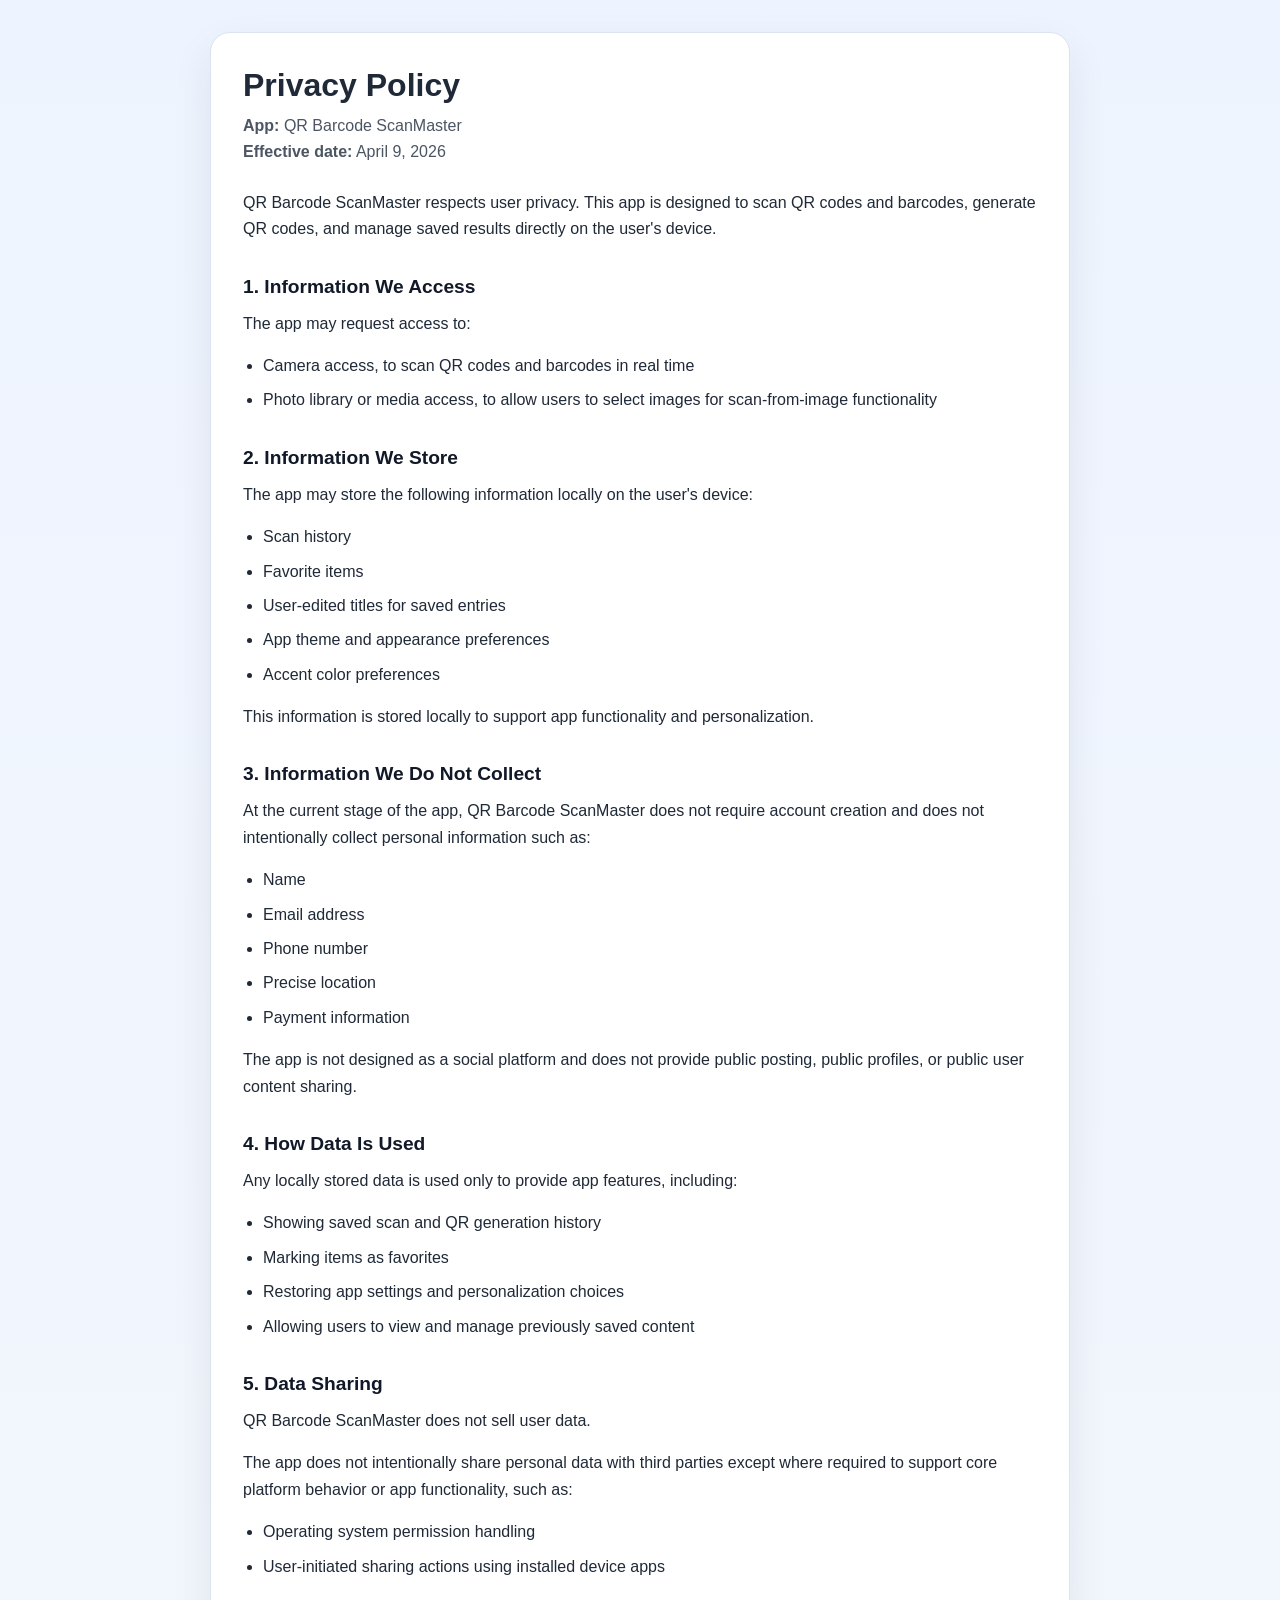
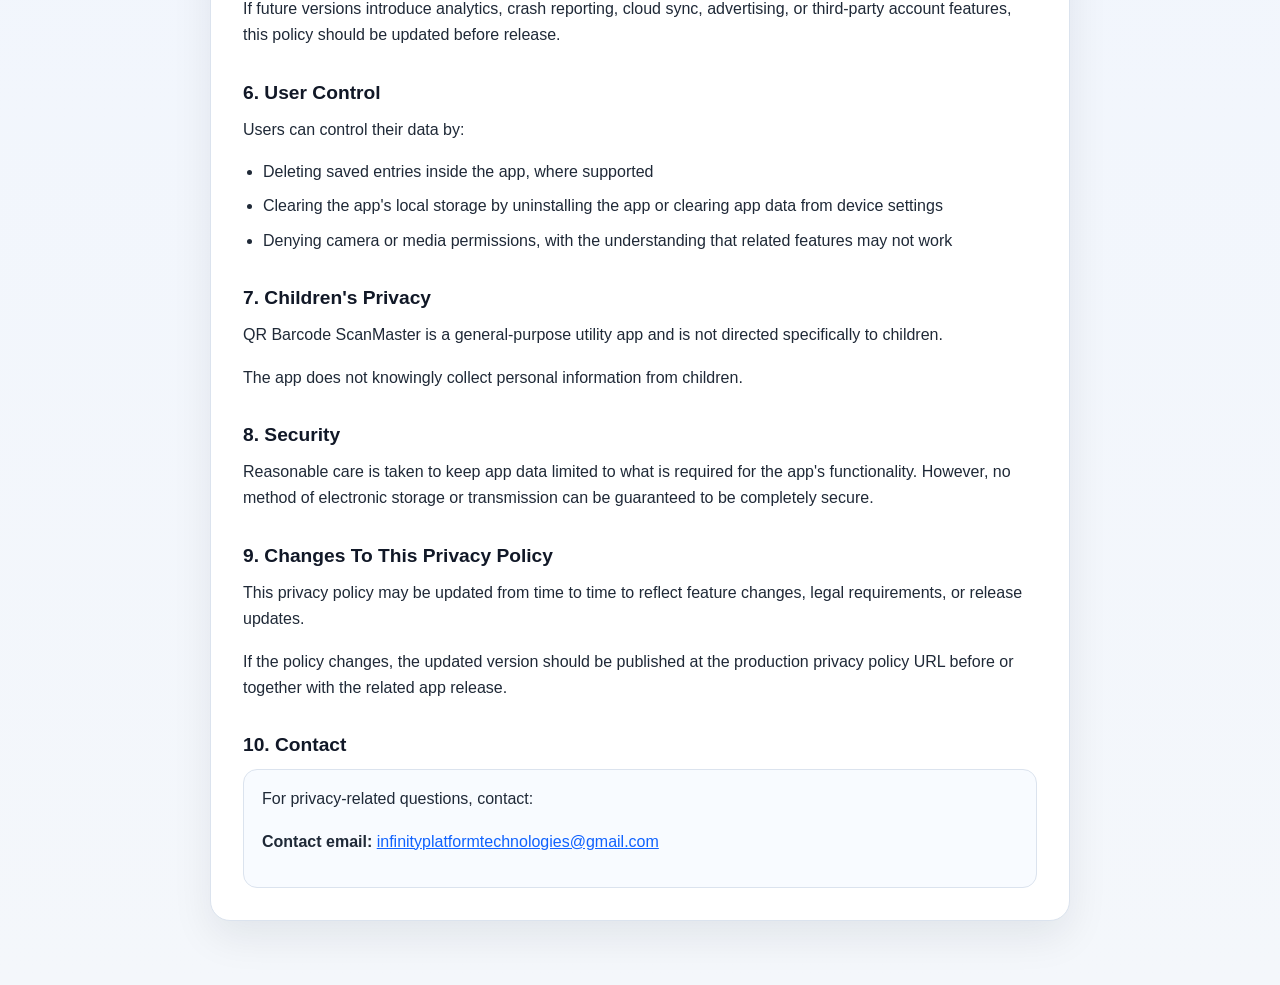
<file: QR-Barcode-ScanMaster/privacy-policy.html>
<!DOCTYPE html>
<html lang="en">
<head>
  <meta charset="utf-8">
  <meta name="viewport" content="width=device-width, initial-scale=1">
  <title>QR Barcode ScanMaster Privacy Policy</title>
  <style>
    :root {
      color-scheme: light;
      --bg: #f4f7fb;
      --surface: #ffffff;
      --text: #1f2937;
      --muted: #4b5563;
      --border: #dbe3ee;
      --accent: #0f62fe;
      --shadow: 0 16px 40px rgba(15, 23, 42, 0.08);
    }

    * {
      box-sizing: border-box;
    }

    body {
      margin: 0;
      font-family: "Segoe UI", Arial, sans-serif;
      background: linear-gradient(180deg, #eef4ff 0%, var(--bg) 100%);
      color: var(--text);
      line-height: 1.65;
    }

    .wrap {
      max-width: 900px;
      margin: 0 auto;
      padding: 32px 20px 64px;
    }

    .card {
      background: var(--surface);
      border: 1px solid var(--border);
      border-radius: 20px;
      box-shadow: var(--shadow);
      padding: 32px;
    }

    h1, h2 {
      line-height: 1.25;
      margin-top: 0;
    }

    h1 {
      font-size: 2rem;
      margin-bottom: 8px;
    }

    h2 {
      font-size: 1.2rem;
      margin-top: 32px;
      margin-bottom: 12px;
      color: #111827;
    }

    p {
      margin: 0 0 16px;
    }

    ul {
      margin: 0 0 16px 20px;
      padding: 0;
    }

    li {
      margin-bottom: 8px;
    }

    .meta {
      color: var(--muted);
      margin-bottom: 24px;
    }

    .contact {
      padding: 16px 18px;
      border: 1px solid var(--border);
      border-radius: 14px;
      background: #f8fbff;
    }

    a {
      color: var(--accent);
    }
  </style>
</head>
<body>
  <main class="wrap">
    <section class="card">
      <h1>Privacy Policy</h1>
      <p class="meta"><strong>App:</strong> QR Barcode ScanMaster<br><strong>Effective date:</strong> April 9, 2026</p>

      <p>QR Barcode ScanMaster respects user privacy. This app is designed to scan QR codes and barcodes, generate QR codes, and manage saved results directly on the user's device.</p>

      <h2>1. Information We Access</h2>
      <p>The app may request access to:</p>
      <ul>
        <li>Camera access, to scan QR codes and barcodes in real time</li>
        <li>Photo library or media access, to allow users to select images for scan-from-image functionality</li>
      </ul>

      <h2>2. Information We Store</h2>
      <p>The app may store the following information locally on the user's device:</p>
      <ul>
        <li>Scan history</li>
        <li>Favorite items</li>
        <li>User-edited titles for saved entries</li>
        <li>App theme and appearance preferences</li>
        <li>Accent color preferences</li>
      </ul>
      <p>This information is stored locally to support app functionality and personalization.</p>

      <h2>3. Information We Do Not Collect</h2>
      <p>At the current stage of the app, QR Barcode ScanMaster does not require account creation and does not intentionally collect personal information such as:</p>
      <ul>
        <li>Name</li>
        <li>Email address</li>
        <li>Phone number</li>
        <li>Precise location</li>
        <li>Payment information</li>
      </ul>
      <p>The app is not designed as a social platform and does not provide public posting, public profiles, or public user content sharing.</p>

      <h2>4. How Data Is Used</h2>
      <p>Any locally stored data is used only to provide app features, including:</p>
      <ul>
        <li>Showing saved scan and QR generation history</li>
        <li>Marking items as favorites</li>
        <li>Restoring app settings and personalization choices</li>
        <li>Allowing users to view and manage previously saved content</li>
      </ul>

      <h2>5. Data Sharing</h2>
      <p>QR Barcode ScanMaster does not sell user data.</p>
      <p>The app does not intentionally share personal data with third parties except where required to support core platform behavior or app functionality, such as:</p>
      <ul>
        <li>Operating system permission handling</li>
        <li>User-initiated sharing actions using installed device apps</li>
      </ul>
      <p>If future versions introduce analytics, crash reporting, cloud sync, advertising, or third-party account features, this policy should be updated before release.</p>

      <h2>6. User Control</h2>
      <p>Users can control their data by:</p>
      <ul>
        <li>Deleting saved entries inside the app, where supported</li>
        <li>Clearing the app's local storage by uninstalling the app or clearing app data from device settings</li>
        <li>Denying camera or media permissions, with the understanding that related features may not work</li>
      </ul>

      <h2>7. Children's Privacy</h2>
      <p>QR Barcode ScanMaster is a general-purpose utility app and is not directed specifically to children.</p>
      <p>The app does not knowingly collect personal information from children.</p>

      <h2>8. Security</h2>
      <p>Reasonable care is taken to keep app data limited to what is required for the app's functionality. However, no method of electronic storage or transmission can be guaranteed to be completely secure.</p>

      <h2>9. Changes To This Privacy Policy</h2>
      <p>This privacy policy may be updated from time to time to reflect feature changes, legal requirements, or release updates.</p>
      <p>If the policy changes, the updated version should be published at the production privacy policy URL before or together with the related app release.</p>

      <h2>10. Contact</h2>
      <div class="contact">
        <p>For privacy-related questions, contact:</p>
        <p><strong>Contact email:</strong> <a href="mailto:infinityplatformtechnologies@gmail.com">infinityplatformtechnologies@gmail.com</a></p>
      </div>
    </section>
  </main>
</body>
</html>
</file>
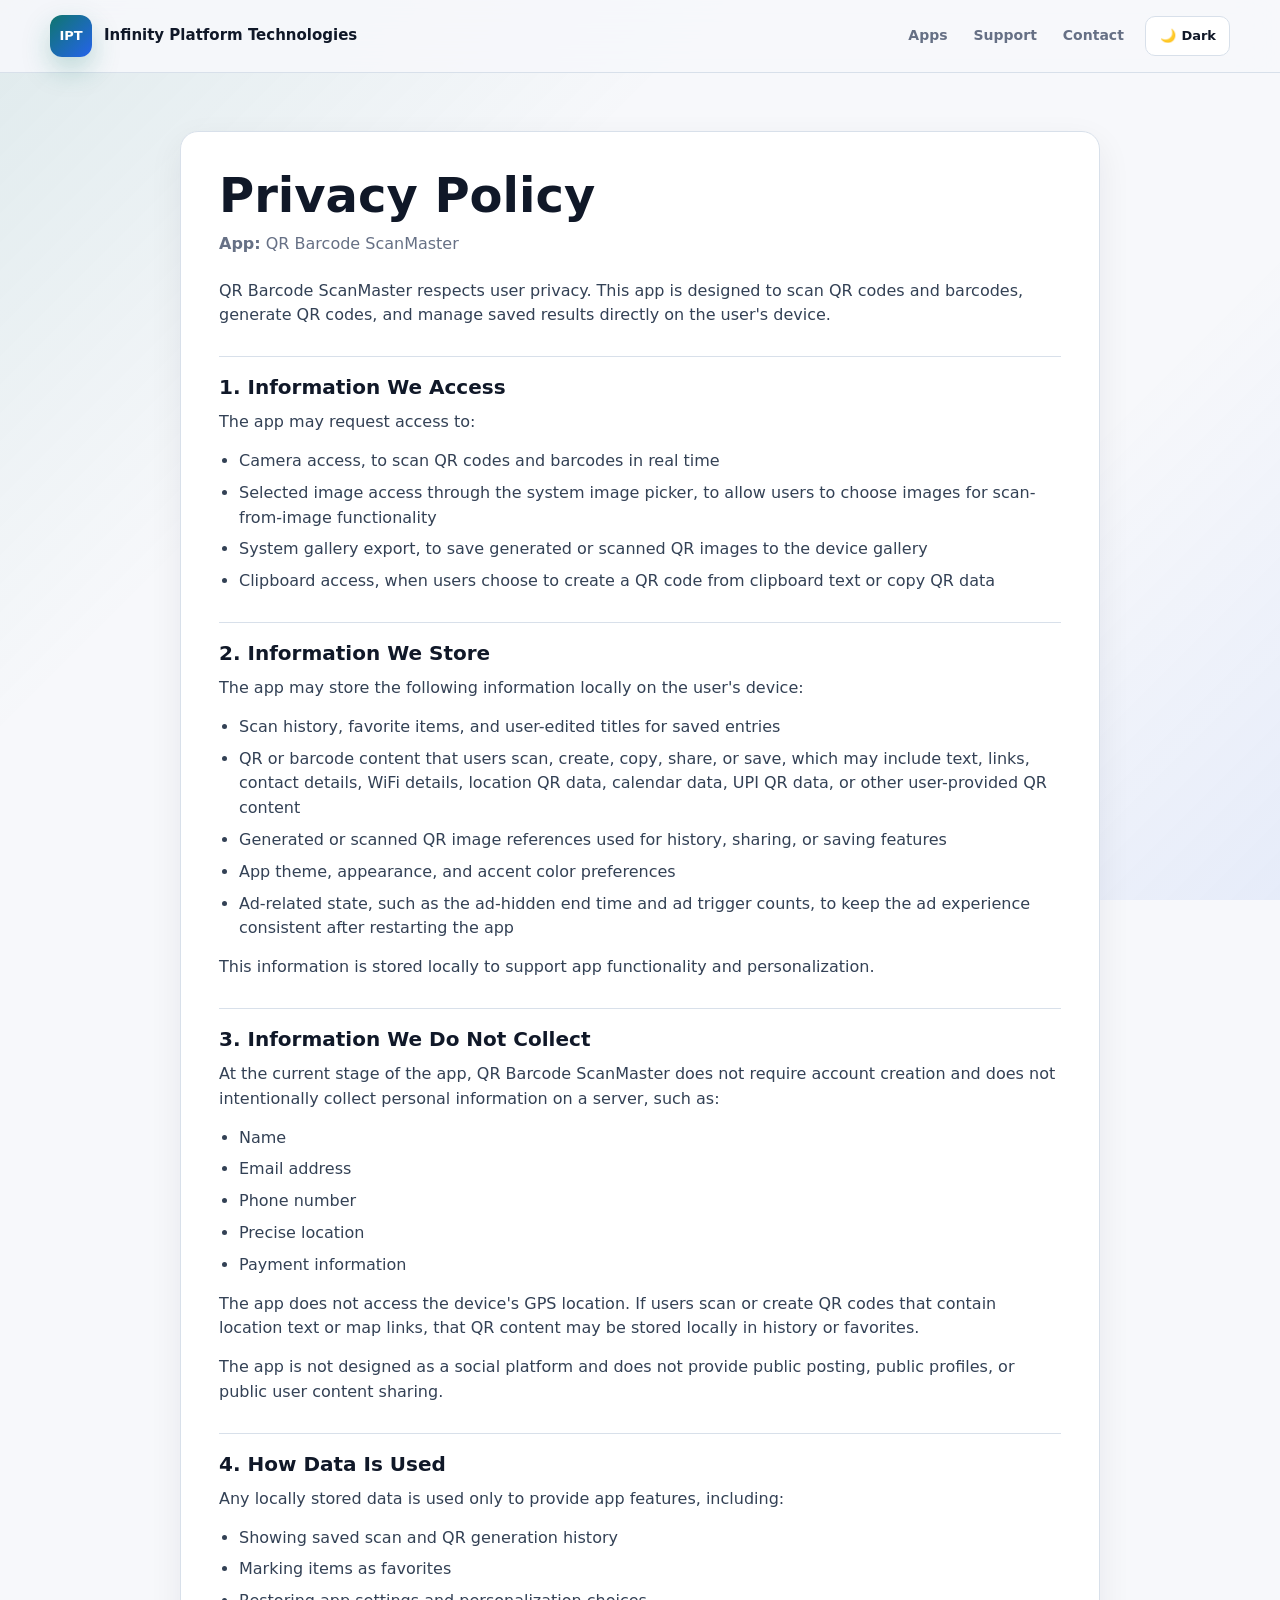
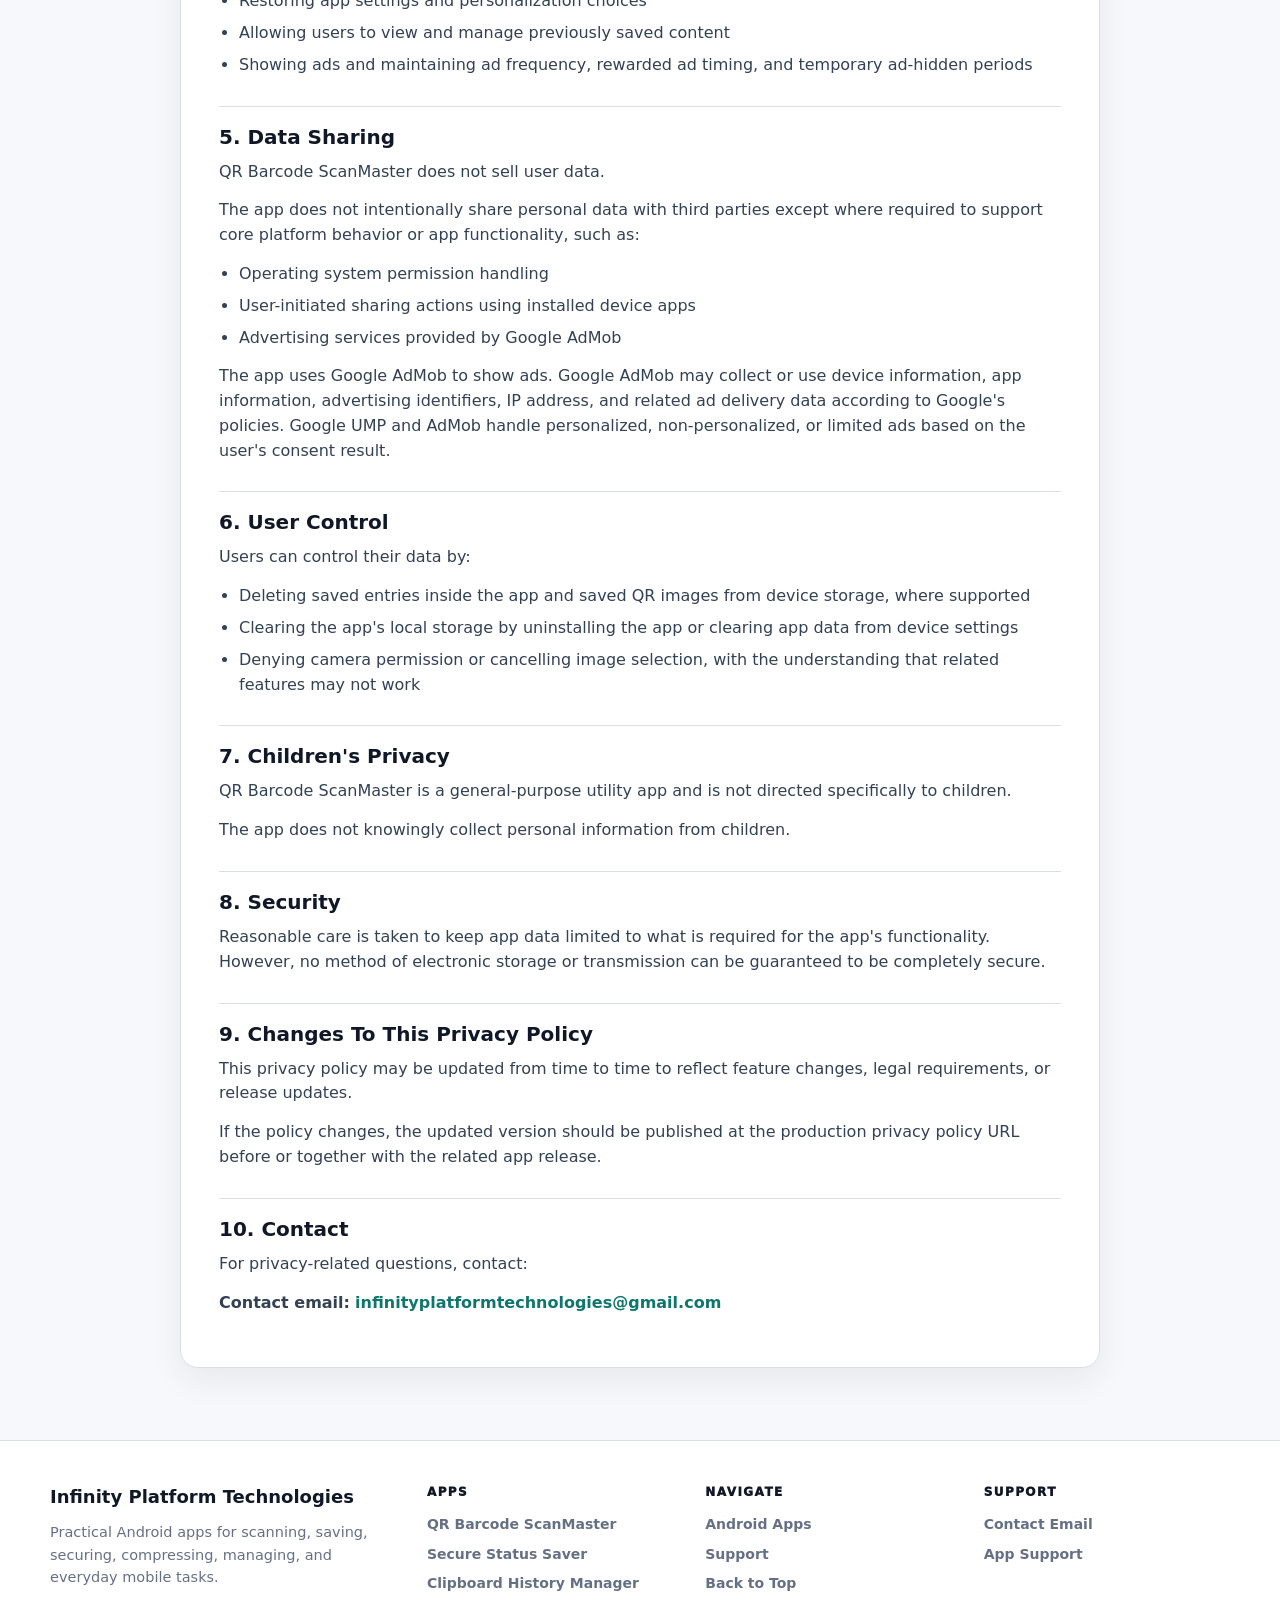
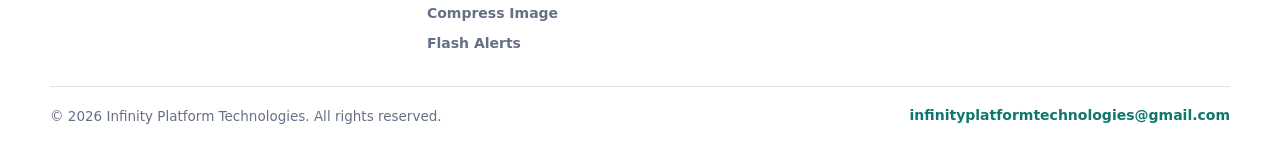
<file: qr-barcode-scanmaster/privacy-policy.html>
<!DOCTYPE html>
<html lang="en" data-theme="light">
<head>
  <meta charset="utf-8" />
  <meta name="viewport" content="width=device-width, initial-scale=1" />
  <title>QR Barcode ScanMaster Privacy Policy</title>
  <meta name="robots" content="index, follow" />
  <meta name="theme-color" content="#0f766e" />
  <link rel="stylesheet" href="/index.css" />
</head>
<body id="top" data-page="privacy">
  <div id="site-header"></div>

  <main class="policy-page">
    <section class="policy-panel">
      <h1>Privacy Policy</h1>
      <p class="meta"><strong>App:</strong> QR Barcode ScanMaster</p>

      <p>QR Barcode ScanMaster respects user privacy. This app is designed to scan QR codes and barcodes, generate QR codes, and manage saved results directly on the user's device.</p>

      <h2>1. Information We Access</h2>
      <p>The app may request access to:</p>
      <ul>
        <li>Camera access, to scan QR codes and barcodes in real time</li>
        <li>Selected image access through the system image picker, to allow users to choose images for scan-from-image functionality</li>
        <li>System gallery export, to save generated or scanned QR images to the device gallery</li>
        <li>Clipboard access, when users choose to create a QR code from clipboard text or copy QR data</li>
      </ul>

      <h2>2. Information We Store</h2>
      <p>The app may store the following information locally on the user's device:</p>
      <ul>
        <li>Scan history, favorite items, and user-edited titles for saved entries</li>
        <li>QR or barcode content that users scan, create, copy, share, or save, which may include text, links, contact details, WiFi details, location QR data, calendar data, UPI QR data, or other user-provided QR content</li>
        <li>Generated or scanned QR image references used for history, sharing, or saving features</li>
        <li>App theme, appearance, and accent color preferences</li>
        <li>Ad-related state, such as the ad-hidden end time and ad trigger counts, to keep the ad experience consistent after restarting the app</li>
      </ul>
      <p>This information is stored locally to support app functionality and personalization.</p>

      <h2>3. Information We Do Not Collect</h2>
      <p>At the current stage of the app, QR Barcode ScanMaster does not require account creation and does not intentionally collect personal information on a server, such as:</p>
      <ul>
        <li>Name</li>
        <li>Email address</li>
        <li>Phone number</li>
        <li>Precise location</li>
        <li>Payment information</li>
      </ul>
      <p>The app does not access the device's GPS location. If users scan or create QR codes that contain location text or map links, that QR content may be stored locally in history or favorites.</p>
      <p>The app is not designed as a social platform and does not provide public posting, public profiles, or public user content sharing.</p>

      <h2>4. How Data Is Used</h2>
      <p>Any locally stored data is used only to provide app features, including:</p>
      <ul>
        <li>Showing saved scan and QR generation history</li>
        <li>Marking items as favorites</li>
        <li>Restoring app settings and personalization choices</li>
        <li>Allowing users to view and manage previously saved content</li>
        <li>Showing ads and maintaining ad frequency, rewarded ad timing, and temporary ad-hidden periods</li>
      </ul>

      <h2>5. Data Sharing</h2>
      <p>QR Barcode ScanMaster does not sell user data.</p>
      <p>The app does not intentionally share personal data with third parties except where required to support core platform behavior or app functionality, such as:</p>
      <ul>
        <li>Operating system permission handling</li>
        <li>User-initiated sharing actions using installed device apps</li>
        <li>Advertising services provided by Google AdMob</li>
      </ul>
      <p>The app uses Google AdMob to show ads. Google AdMob may collect or use device information, app information, advertising identifiers, IP address, and related ad delivery data according to Google's policies. Google UMP and AdMob handle personalized, non-personalized, or limited ads based on the user's consent result.</p>

      <h2>6. User Control</h2>
      <p>Users can control their data by:</p>
      <ul>
        <li>Deleting saved entries inside the app and saved QR images from device storage, where supported</li>
        <li>Clearing the app's local storage by uninstalling the app or clearing app data from device settings</li>
        <li>Denying camera permission or cancelling image selection, with the understanding that related features may not work</li>
      </ul>

      <h2>7. Children's Privacy</h2>
      <p>QR Barcode ScanMaster is a general-purpose utility app and is not directed specifically to children.</p>
      <p>The app does not knowingly collect personal information from children.</p>

      <h2>8. Security</h2>
      <p>Reasonable care is taken to keep app data limited to what is required for the app's functionality. However, no method of electronic storage or transmission can be guaranteed to be completely secure.</p>

      <h2>9. Changes To This Privacy Policy</h2>
      <p>This privacy policy may be updated from time to time to reflect feature changes, legal requirements, or release updates.</p>
      <p>If the policy changes, the updated version should be published at the production privacy policy URL before or together with the related app release.</p>

      <h2>10. Contact</h2>
      <p>For privacy-related questions, contact:</p>
      <p><strong>Contact email:</strong> <a href="mailto:infinityplatformtechnologies@gmail.com">infinityplatformtechnologies@gmail.com</a></p>
    </section>
  </main>

  <div id="site-footer"></div>

  <script src="/index.js"></script>
</body>
</html>
</file>
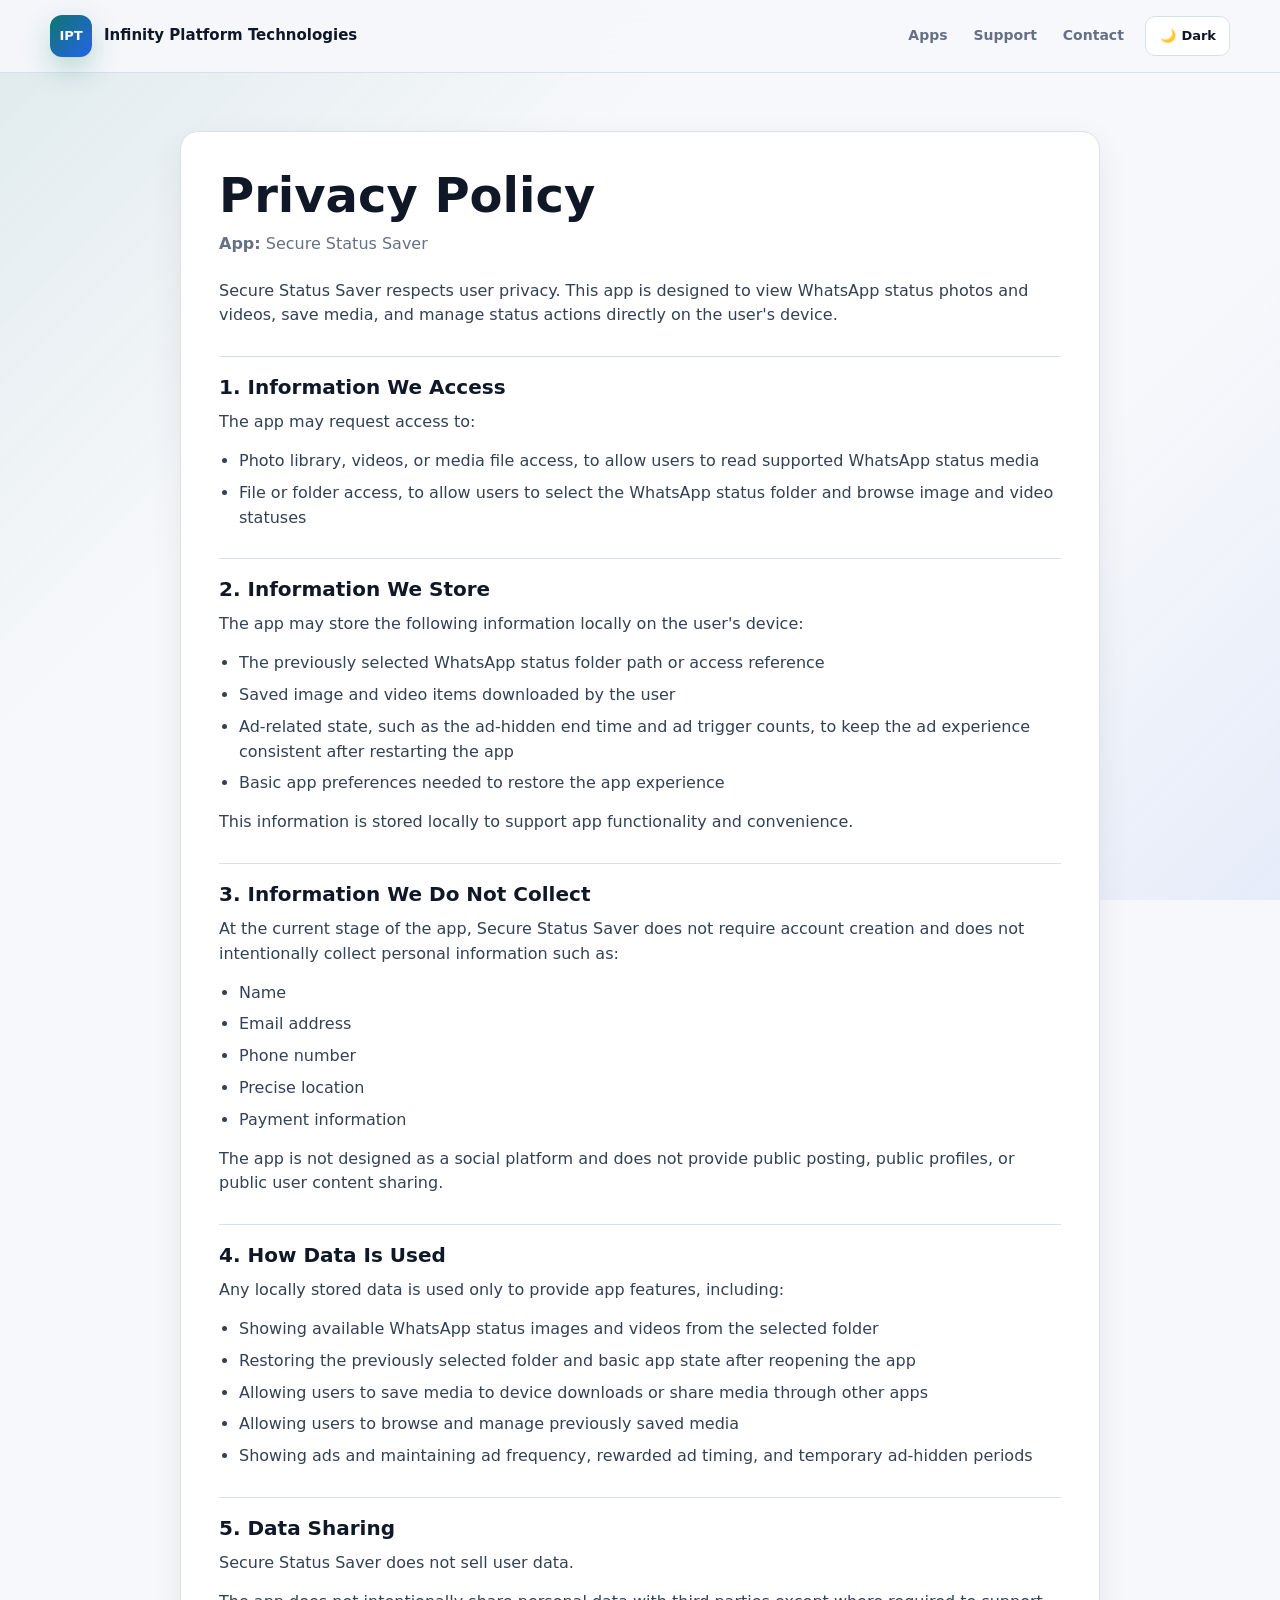
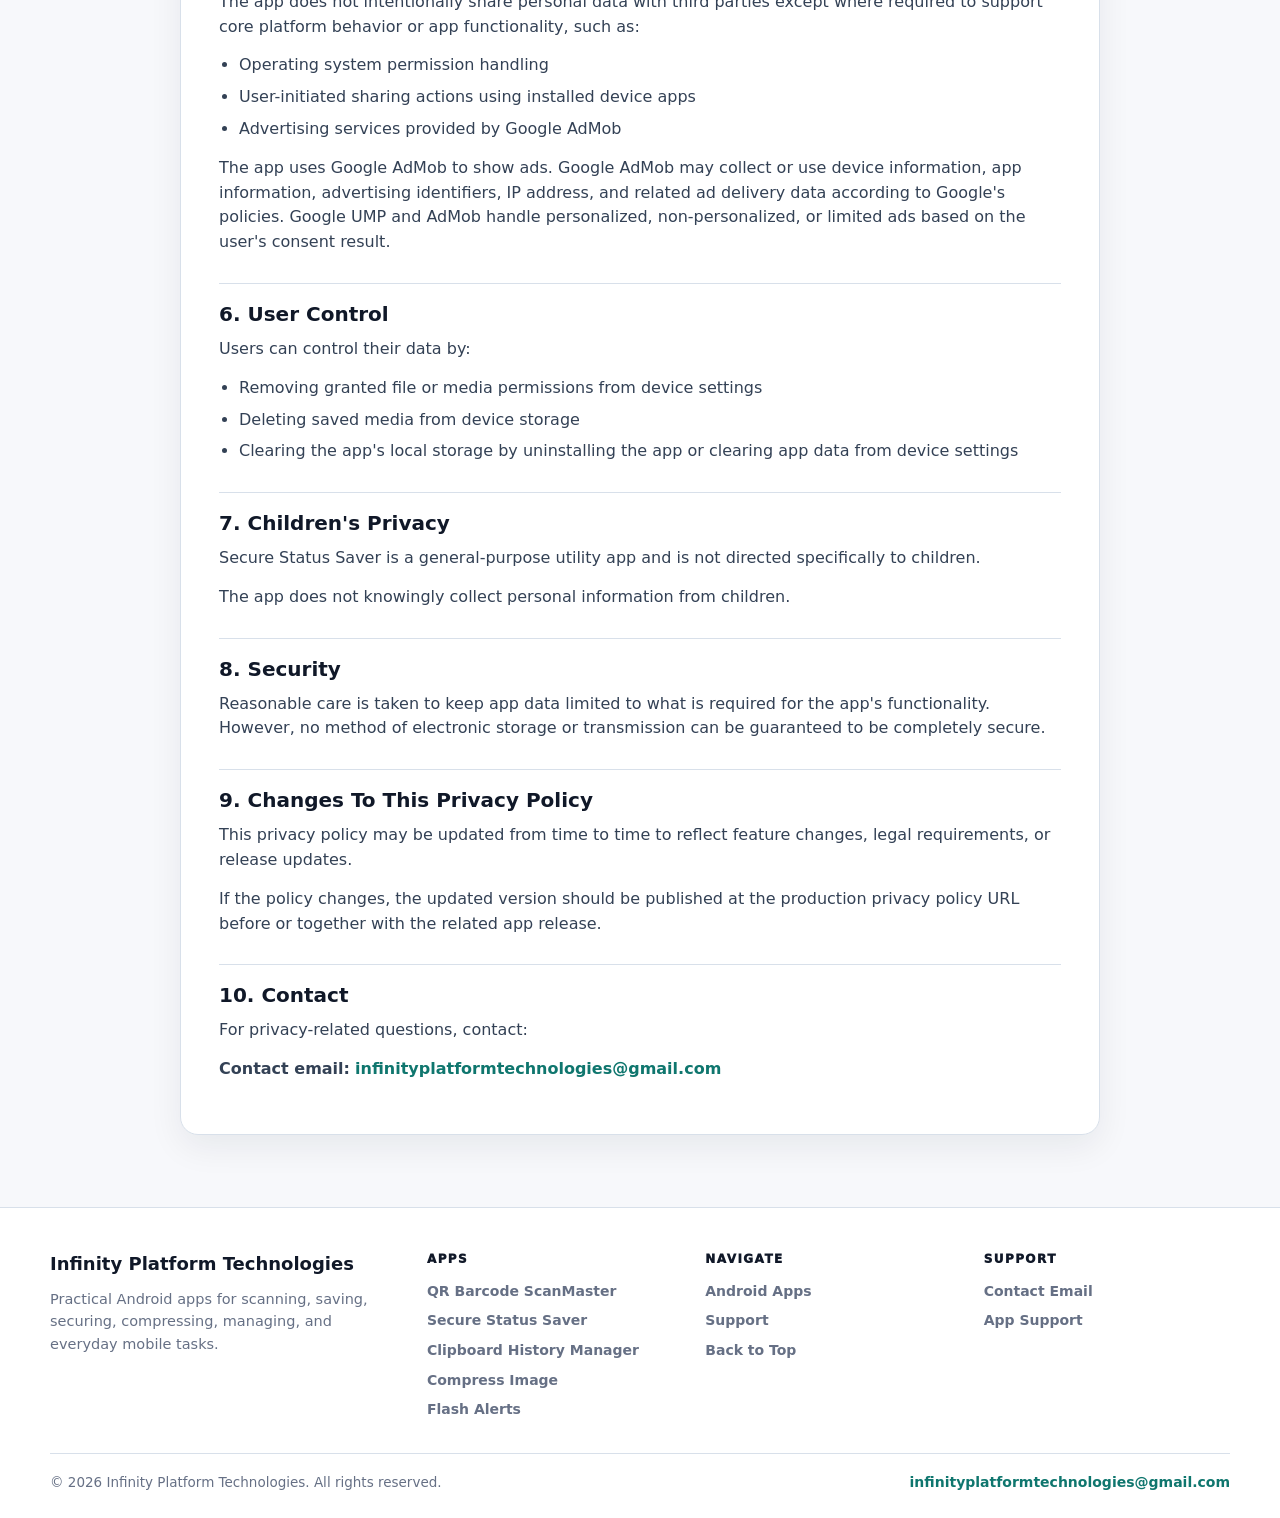
<file: secure-status-saver/privacy-policy.html>
<!DOCTYPE html>
<html lang="en" data-theme="light">
<head>
  <meta charset="utf-8" />
  <meta name="viewport" content="width=device-width, initial-scale=1" />
  <title>Secure Status Saver Privacy Policy</title>
  <meta name="robots" content="index, follow" />
  <meta name="theme-color" content="#0f766e" />
  <link rel="stylesheet" href="/index.css" />
</head>
<body id="top" data-page="privacy">
  <div id="site-header"></div>

  <main class="policy-page">
    <section class="policy-panel">
      <h1>Privacy Policy</h1>
      <p class="meta"><strong>App:</strong> Secure Status Saver</p>

      <p>Secure Status Saver respects user privacy. This app is designed to view WhatsApp status photos and videos, save media, and manage status actions directly on the user's device.</p>

      <h2>1. Information We Access</h2>
      <p>The app may request access to:</p>
      <ul>
        <li>Photo library, videos, or media file access, to allow users to read supported WhatsApp status media</li>
        <li>File or folder access, to allow users to select the WhatsApp status folder and browse image and video statuses</li>
      </ul>

      <h2>2. Information We Store</h2>
      <p>The app may store the following information locally on the user's device:</p>
      <ul>
        <li>The previously selected WhatsApp status folder path or access reference</li>
        <li>Saved image and video items downloaded by the user</li>
        <li>Ad-related state, such as the ad-hidden end time and ad trigger counts, to keep the ad experience consistent after restarting the app</li>
        <li>Basic app preferences needed to restore the app experience</li>
      </ul>
      <p>This information is stored locally to support app functionality and convenience.</p>

      <h2>3. Information We Do Not Collect</h2>
      <p>At the current stage of the app, Secure Status Saver does not require account creation and does not intentionally collect personal information such as:</p>
      <ul>
        <li>Name</li>
        <li>Email address</li>
        <li>Phone number</li>
        <li>Precise location</li>
        <li>Payment information</li>
      </ul>
      <p>The app is not designed as a social platform and does not provide public posting, public profiles, or public user content sharing.</p>

      <h2>4. How Data Is Used</h2>
      <p>Any locally stored data is used only to provide app features, including:</p>
      <ul>
        <li>Showing available WhatsApp status images and videos from the selected folder</li>
        <li>Restoring the previously selected folder and basic app state after reopening the app</li>
        <li>Allowing users to save media to device downloads or share media through other apps</li>
        <li>Allowing users to browse and manage previously saved media</li>
        <li>Showing ads and maintaining ad frequency, rewarded ad timing, and temporary ad-hidden periods</li>
      </ul>

      <h2>5. Data Sharing</h2>
      <p>Secure Status Saver does not sell user data.</p>
      <p>The app does not intentionally share personal data with third parties except where required to support core platform behavior or app functionality, such as:</p>
      <ul>
        <li>Operating system permission handling</li>
        <li>User-initiated sharing actions using installed device apps</li>
        <li>Advertising services provided by Google AdMob</li>
      </ul>
      <p>The app uses Google AdMob to show ads. Google AdMob may collect or use device information, app information, advertising identifiers, IP address, and related ad delivery data according to Google's policies. Google UMP and AdMob handle personalized, non-personalized, or limited ads based on the user's consent result.</p>

      <h2>6. User Control</h2>
      <p>Users can control their data by:</p>
      <ul>
        <li>Removing granted file or media permissions from device settings</li>
        <li>Deleting saved media from device storage</li>
        <li>Clearing the app's local storage by uninstalling the app or clearing app data from device settings</li>
      </ul>

      <h2>7. Children's Privacy</h2>
      <p>Secure Status Saver is a general-purpose utility app and is not directed specifically to children.</p>
      <p>The app does not knowingly collect personal information from children.</p>

      <h2>8. Security</h2>
      <p>Reasonable care is taken to keep app data limited to what is required for the app's functionality. However, no method of electronic storage or transmission can be guaranteed to be completely secure.</p>

      <h2>9. Changes To This Privacy Policy</h2>
      <p>This privacy policy may be updated from time to time to reflect feature changes, legal requirements, or release updates.</p>
      <p>If the policy changes, the updated version should be published at the production privacy policy URL before or together with the related app release.</p>

      <h2>10. Contact</h2>
      <p>For privacy-related questions, contact:</p>
      <p><strong>Contact email:</strong> <a href="mailto:infinityplatformtechnologies@gmail.com">infinityplatformtechnologies@gmail.com</a></p>
    </section>
  </main>

  <div id="site-footer"></div>

  <script src="/index.js"></script>
</body>
</html>
</file>
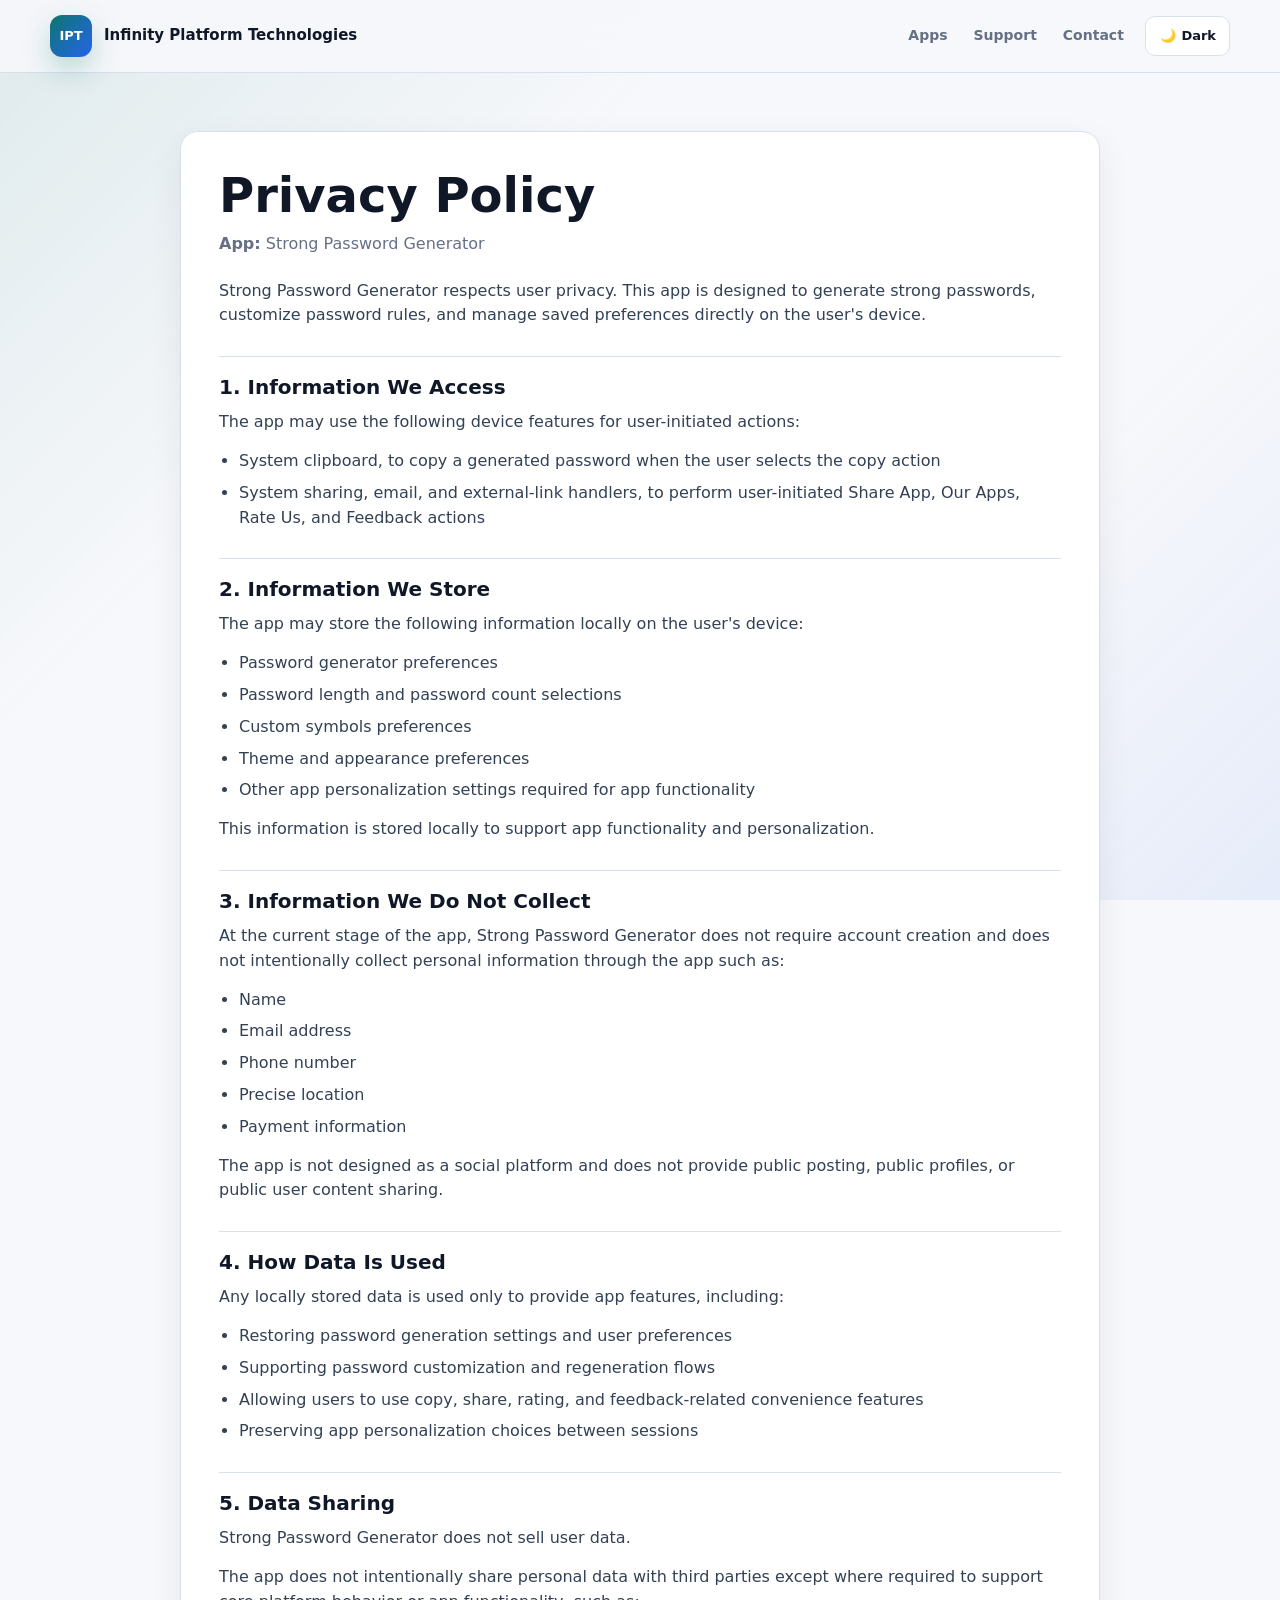
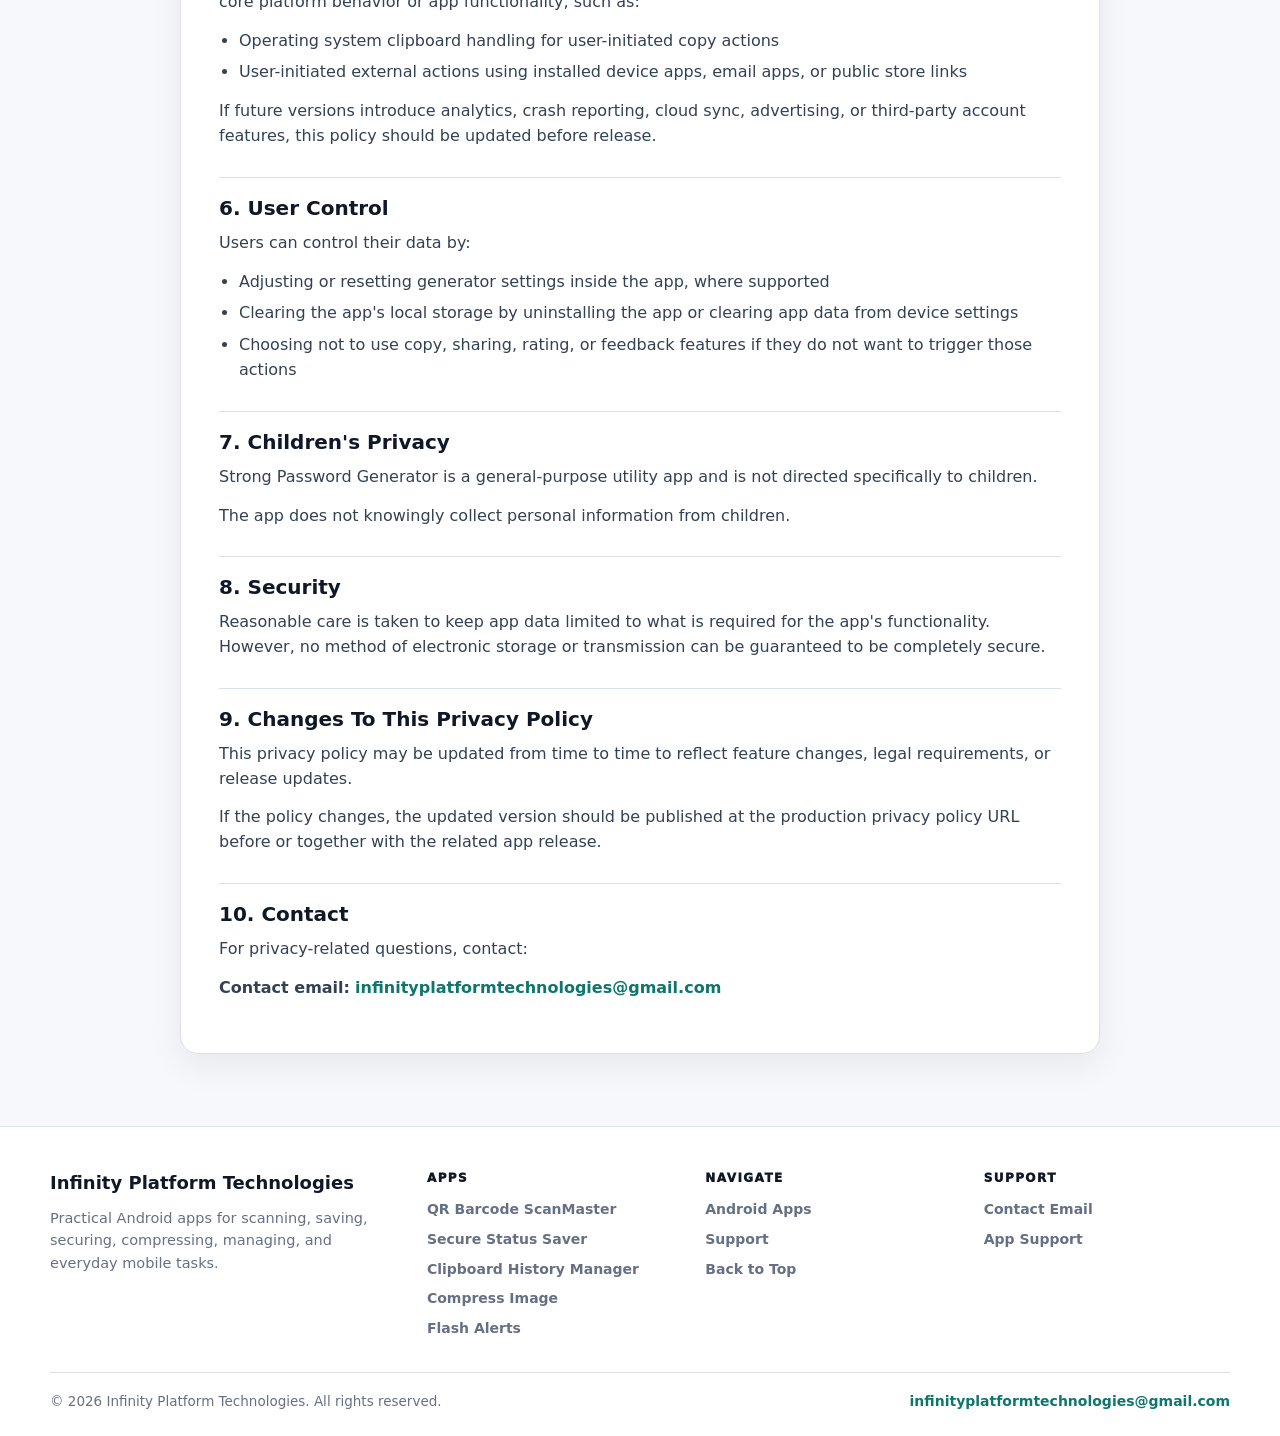
<file: strong-password-generator/privacy-policy.html>
<!DOCTYPE html>
<html lang="en" data-theme="light">
<head>
  <meta charset="utf-8" />
  <meta name="viewport" content="width=device-width, initial-scale=1" />
  <title>Strong Password Generator Privacy Policy</title>
  <meta name="robots" content="index, follow" />
  <meta name="theme-color" content="#0f766e" />
  <link rel="stylesheet" href="/index.css" />
</head>
<body id="top" data-page="privacy">
  <div id="site-header"></div>

  <main class="policy-page">
    <section class="policy-panel">
      <h1>Privacy Policy</h1>
      <p class="meta"><strong>App:</strong> Strong Password Generator</p>

      <p>Strong Password Generator respects user privacy. This app is designed to generate strong passwords, customize password rules, and manage saved preferences directly on the user's device.</p>

      <h2>1. Information We Access</h2>
      <p>The app may use the following device features for user-initiated actions:</p>
      <ul>
        <li>System clipboard, to copy a generated password when the user selects the copy action</li>
        <li>System sharing, email, and external-link handlers, to perform user-initiated Share App, Our Apps, Rate Us, and Feedback actions</li>
      </ul>

      <h2>2. Information We Store</h2>
      <p>The app may store the following information locally on the user's device:</p>
      <ul>
        <li>Password generator preferences</li>
        <li>Password length and password count selections</li>
        <li>Custom symbols preferences</li>
        <li>Theme and appearance preferences</li>
        <li>Other app personalization settings required for app functionality</li>
      </ul>
      <p>This information is stored locally to support app functionality and personalization.</p>

      <h2>3. Information We Do Not Collect</h2>
      <p>At the current stage of the app, Strong Password Generator does not require account creation and does not intentionally collect personal information through the app such as:</p>
      <ul>
        <li>Name</li>
        <li>Email address</li>
        <li>Phone number</li>
        <li>Precise location</li>
        <li>Payment information</li>
      </ul>
      <p>The app is not designed as a social platform and does not provide public posting, public profiles, or public user content sharing.</p>

      <h2>4. How Data Is Used</h2>
      <p>Any locally stored data is used only to provide app features, including:</p>
      <ul>
        <li>Restoring password generation settings and user preferences</li>
        <li>Supporting password customization and regeneration flows</li>
        <li>Allowing users to use copy, share, rating, and feedback-related convenience features</li>
        <li>Preserving app personalization choices between sessions</li>
      </ul>

      <h2>5. Data Sharing</h2>
      <p>Strong Password Generator does not sell user data.</p>
      <p>The app does not intentionally share personal data with third parties except where required to support core platform behavior or app functionality, such as:</p>
      <ul>
        <li>Operating system clipboard handling for user-initiated copy actions</li>
        <li>User-initiated external actions using installed device apps, email apps, or public store links</li>
      </ul>
      <p>If future versions introduce analytics, crash reporting, cloud sync, advertising, or third-party account features, this policy should be updated before release.</p>

      <h2>6. User Control</h2>
      <p>Users can control their data by:</p>
      <ul>
        <li>Adjusting or resetting generator settings inside the app, where supported</li>
        <li>Clearing the app's local storage by uninstalling the app or clearing app data from device settings</li>
        <li>Choosing not to use copy, sharing, rating, or feedback features if they do not want to trigger those actions</li>
      </ul>

      <h2>7. Children's Privacy</h2>
      <p>Strong Password Generator is a general-purpose utility app and is not directed specifically to children.</p>
      <p>The app does not knowingly collect personal information from children.</p>

      <h2>8. Security</h2>
      <p>Reasonable care is taken to keep app data limited to what is required for the app's functionality. However, no method of electronic storage or transmission can be guaranteed to be completely secure.</p>

      <h2>9. Changes To This Privacy Policy</h2>
      <p>This privacy policy may be updated from time to time to reflect feature changes, legal requirements, or release updates.</p>
      <p>If the policy changes, the updated version should be published at the production privacy policy URL before or together with the related app release.</p>

      <h2>10. Contact</h2>
      <p>For privacy-related questions, contact:</p>
      <p><strong>Contact email:</strong> <a href="mailto:infinityplatformtechnologies@gmail.com">infinityplatformtechnologies@gmail.com</a></p>
    </section>
  </main>

  <div id="site-footer"></div>

  <script src="/index.js"></script>
</body>
</html>
</file>
<file: index.css>
:root {
  --bg: #f7f8fb;
  --surface: #ffffff;
  --surface-soft: #f0f4f8;
  --heading: #101828;
  --text: #334155;
  --muted: #667085;
  --border: #d8e0ea;
  --primary: #0f766e;
  --primary-dark: #115e59;
  --primary-soft: rgba(15, 118, 110, 0.1);
  --accent: #2563eb;
  --accent-soft: rgba(37, 99, 235, 0.1);
  --shadow: 0 22px 60px rgba(15, 23, 42, 0.09);
  --card-shadow: 0 12px 34px rgba(15, 23, 42, 0.07);
}

html[data-theme="dark"] {
  --bg: #080b12;
  --surface: #111827;
  --surface-soft: #172033;
  --heading: #f8fafc;
  --text: #cbd5e1;
  --muted: #94a3b8;
  --border: rgba(148, 163, 184, 0.22);
  --primary: #2dd4bf;
  --primary-dark: #14b8a6;
  --primary-soft: rgba(45, 212, 191, 0.12);
  --accent: #60a5fa;
  --accent-soft: rgba(96, 165, 250, 0.12);
  --shadow: 0 24px 70px rgba(0, 0, 0, 0.38);
  --card-shadow: 0 16px 48px rgba(0, 0, 0, 0.28);
}

* {
  box-sizing: border-box;
}

html {
  scroll-behavior: smooth;
}

body {
  margin: 0;
  background: var(--bg);
  color: var(--text);
  font-family: Inter, ui-sans-serif, system-ui, -apple-system, BlinkMacSystemFont, "Segoe UI", Arial, sans-serif;
  line-height: 1.55;
}

body::before {
  content: "";
  position: fixed;
  inset: 0;
  z-index: -1;
  background:
    linear-gradient(135deg, rgba(15, 118, 110, 0.1), transparent 34%),
    linear-gradient(315deg, rgba(37, 99, 235, 0.08), transparent 30%);
}

a {
  color: inherit;
}

.site-header {
  position: sticky;
  top: 0;
  z-index: 100;
  border-bottom: 1px solid var(--border);
  background: rgba(247, 248, 251, 0.9);
  backdrop-filter: blur(18px);
}

html[data-theme="dark"] .site-header {
  background: rgba(8, 11, 18, 0.88);
}

.site-nav {
  width: min(1180px, calc(100% - 36px));
  min-height: 72px;
  margin: 0 auto;
  display: flex;
  align-items: center;
  justify-content: space-between;
  gap: 24px;
}

.brand {
  display: flex;
  align-items: center;
  gap: 12px;
  min-width: 0;
  color: var(--heading);
  text-decoration: none;
}

.brand-mark {
  width: 42px;
  height: 42px;
  display: grid;
  place-items: center;
  border-radius: 12px;
  background: linear-gradient(135deg, var(--primary), var(--accent));
  color: #ffffff;
  font-size: 13px;
  font-weight: 900;
  box-shadow: 0 12px 28px rgba(15, 118, 110, 0.26);
  flex: 0 0 auto;
}

.brand-name {
  color: var(--heading);
  font-size: 15px;
  font-weight: 850;
  white-space: nowrap;
  overflow: hidden;
  text-overflow: ellipsis;
}

.nav-actions,
.nav-links {
  display: flex;
  align-items: center;
}

.nav-actions {
  gap: 10px;
}

.nav-links {
  gap: 4px;
}

.nav-links a,
.theme-toggle {
  border-radius: 10px;
  color: var(--muted);
  font-size: 14px;
  font-weight: 750;
  text-decoration: none;
}

.nav-links a {
  padding: 9px 11px;
}

.nav-links a:hover {
  background: var(--surface-soft);
  color: var(--heading);
}

.theme-toggle {
  min-height: 40px;
  padding: 0 13px;
  border: 1px solid var(--border);
  background: var(--surface);
  color: var(--heading);
  cursor: pointer;
  font: inherit;
  font-size: 13px;
  font-weight: 800;
}

#themeIcon {
  display: inline-flex;
  align-items: center;
  justify-content: center;
  width: 18px;
  line-height: 1;
}

.hero {
  border-bottom: 1px solid var(--border);
  background: linear-gradient(180deg, var(--surface), rgba(255, 255, 255, 0));
}

.hero-inner,
.section {
  width: min(1180px, calc(100% - 36px));
  margin: 0 auto;
}

.hero-inner {
  min-height: 610px;
  padding: 78px 0 70px;
  display: grid;
  grid-template-columns: minmax(0, 1.05fr) minmax(360px, 0.95fr);
  align-items: center;
  gap: 54px;
}

.eyebrow {
  margin: 0 0 14px;
  color: var(--primary);
  font-size: 12px;
  font-weight: 900;
  letter-spacing: 0.14em;
  text-transform: uppercase;
}

.hero h1,
.section-head h2,
.support-shell h2 {
  margin: 0;
  color: var(--heading);
  letter-spacing: 0;
}

.hero h1 {
  max-width: 760px;
  font-size: clamp(42px, 6vw, 68px);
  line-height: 1;
}

.hero-text {
  max-width: 640px;
  margin: 24px 0 0;
  color: var(--muted);
  font-size: 18px;
}

.hero-actions,
.support-actions {
  display: flex;
  flex-wrap: wrap;
  gap: 12px;
}

.hero-actions {
  margin-top: 32px;
}

.btn {
  min-height: 48px;
  display: inline-flex;
  align-items: center;
  justify-content: center;
  padding: 12px 17px;
  border-radius: 10px;
  text-decoration: none;
  font-size: 14px;
  font-weight: 850;
}

.btn-primary {
  background: var(--primary);
  color: #ffffff;
  box-shadow: 0 14px 28px rgba(15, 118, 110, 0.24);
}

.btn-primary:hover,
.store-btn:hover {
  background: var(--primary-dark);
}

.btn-secondary {
  border: 1px solid var(--border);
  background: var(--surface);
  color: var(--heading);
}

.catalog-panel {
  padding: 22px;
  border: 1px solid var(--border);
  border-radius: 18px;
  background: rgba(255, 255, 255, 0.82);
  box-shadow: var(--shadow);
}

html[data-theme="dark"] .catalog-panel {
  background: rgba(17, 24, 39, 0.82);
}

.panel-topline,
.catalog-toolbar {
  display: flex;
  align-items: center;
  justify-content: space-between;
  gap: 16px;
}

.panel-topline {
  padding-bottom: 16px;
  border-bottom: 1px solid var(--border);
  color: var(--muted);
  font-size: 13px;
  font-weight: 750;
}

.panel-topline strong {
  color: var(--heading);
  font-size: 22px;
}

.hero-app-list {
  display: grid;
  grid-template-columns: repeat(2, minmax(0, 1fr));
  gap: 12px;
  margin-top: 16px;
}

.hero-app-item {
  min-width: 0;
  display: flex;
  align-items: center;
  gap: 11px;
  padding: 12px;
  border: 1px solid var(--border);
  border-radius: 13px;
  background: var(--surface);
  text-decoration: none;
}

.hero-app-item:hover {
  border-color: rgba(15, 118, 110, 0.45);
  box-shadow: 0 10px 24px rgba(15, 23, 42, 0.08);
}

.hero-app-item img {
  width: 42px;
  height: 42px;
  border-radius: 10px;
  object-fit: cover;
  flex: 0 0 auto;
}

.hero-app-item span {
  min-width: 0;
  display: grid;
  gap: 2px;
}

.hero-app-item strong {
  color: var(--heading);
  font-size: 13.5px;
  line-height: 1.2;
}

.hero-app-item small {
  color: var(--muted);
  font-size: 12px;
  white-space: nowrap;
  overflow: hidden;
  text-overflow: ellipsis;
}

.section {
  padding: 72px 0;
}

.trust-section {
  padding-top: 44px;
  padding-bottom: 44px;
}

.metric-grid,
.apps-grid {
  display: grid;
  gap: 18px;
}

.metric-grid {
  grid-template-columns: repeat(3, minmax(0, 1fr));
}

.metric-card,
.app-card,
.support-shell {
  border: 1px solid var(--border);
  background: var(--surface);
  box-shadow: var(--card-shadow);
}

.metric-card {
  padding: 24px;
  border-radius: 14px;
}

.metric-card span {
  color: var(--primary);
  font-size: 12px;
  font-weight: 950;
}

.metric-card strong {
  display: block;
  margin-top: 10px;
  color: var(--heading);
  font-size: 18px;
}

.metric-card p {
  margin: 9px 0 0;
  color: var(--muted);
  font-size: 14px;
}

.catalog-section {
  border-top: 1px solid var(--border);
  border-bottom: 1px solid var(--border);
  background: rgba(255, 255, 255, 0.54);
}

html[data-theme="dark"] .catalog-section {
  background: rgba(17, 24, 39, 0.38);
}

.section-head {
  margin-bottom: 28px;
}

.split-head {
  display: grid;
  grid-template-columns: minmax(0, 0.9fr) minmax(260px, 0.55fr);
  align-items: end;
  gap: 28px;
}

.section-head h2,
.support-shell h2 {
  font-size: clamp(30px, 4vw, 46px);
  line-height: 1.08;
}

.section-head p,
.support-shell p {
  margin: 0;
  color: var(--muted);
  font-size: 16px;
}

.catalog-toolbar {
  margin: 18px 0;
  padding: 16px 18px;
  border: 1px solid var(--border);
  border-radius: 14px;
  background: var(--surface);
}

.catalog-toolbar div {
  display: grid;
  gap: 2px;
}

.catalog-toolbar strong {
  color: var(--heading);
  font-size: 17px;
}

.catalog-toolbar span {
  color: var(--muted);
  font-size: 13px;
}

.text-link {
  color: var(--primary);
  text-decoration: none;
  font-size: 13px;
  font-weight: 850;
}

.policy-link {
  min-height: 40px;
  display: inline-flex;
  align-items: center;
  justify-content: center;
  padding: 9px 12px;
  border: 1px solid var(--border);
  border-radius: 10px;
  background: var(--surface-soft);
  color: var(--heading);
  text-decoration: none;
  font-size: 13px;
  font-weight: 850;
}

.text-link:hover {
  text-decoration: underline;
}

.policy-link:hover {
  border-color: var(--primary);
  color: var(--primary);
}

.apps-grid {
  grid-template-columns: repeat(3, minmax(0, 1fr));
}

.app-card {
  min-height: 292px;
  display: flex;
  flex-direction: column;
  padding: 20px;
  border-radius: 14px;
  transition: border-color 160ms ease, transform 160ms ease, box-shadow 160ms ease;
}

.app-card:hover {
  transform: translateY(-2px);
  border-color: rgba(15, 118, 110, 0.45);
  box-shadow: var(--shadow);
}

.app-header {
  display: flex;
  align-items: center;
  gap: 14px;
  margin-bottom: 16px;
}

.app-icon {
  width: 68px;
  height: 68px;
  border-radius: 16px;
  object-fit: cover;
  background: var(--surface-soft);
  box-shadow: 0 10px 24px rgba(15, 23, 42, 0.12);
  flex: 0 0 auto;
}

.app-info h3 {
  margin: 0;
  color: var(--heading);
  font-size: 18px;
  line-height: 1.24;
}

.app-info span {
  display: inline-flex;
  margin-top: 7px;
  padding: 4px 8px;
  border-radius: 999px;
  background: var(--accent-soft);
  color: var(--accent);
  font-size: 12px;
  font-weight: 850;
}

.app-card p {
  flex: 1;
  margin: 0 0 18px;
  color: var(--muted);
  font-size: 14.5px;
}

.app-actions {
  display: grid;
  gap: 10px;
  margin-top: auto;
}

.store-btn {
  min-height: 44px;
  display: inline-flex;
  align-items: center;
  justify-content: center;
  padding: 10px 14px;
  border-radius: 10px;
  background: var(--primary);
  color: #ffffff;
  text-decoration: none;
  font-size: 14px;
  font-weight: 850;
}

.support-shell {
  display: grid;
  grid-template-columns: minmax(0, 1fr) auto;
  align-items: center;
  gap: 28px;
  padding: 34px;
  border-radius: 18px;
  background:
    linear-gradient(135deg, rgba(15, 118, 110, 0.14), transparent 42%),
    var(--surface);
}

.support-shell p:not(.eyebrow) {
  max-width: 650px;
  margin-top: 14px;
}

.site-footer {
  border-top: 1px solid var(--border);
  background: var(--surface);
}

.footer-inner {
  width: min(1180px, calc(100% - 36px));
  margin: 0 auto;
  padding: 42px 0 24px;
}

.footer-main {
  display: grid;
  grid-template-columns: minmax(260px, 1.4fr) repeat(3, minmax(150px, 1fr));
  gap: 32px;
  align-items: start;
}

.footer-brand {
  color: var(--heading);
  font-size: 18px;
  font-weight: 900;
}

.footer-summary {
  max-width: 380px;
  margin: 10px 0 0;
  color: var(--muted);
  font-size: 14.5px;
}

.footer-column h3 {
  margin: 0 0 12px;
  color: var(--heading);
  font-size: 12px;
  font-weight: 950;
  letter-spacing: 0.12em;
  text-transform: uppercase;
}

.footer-links {
  display: grid;
  gap: 8px;
}

.site-footer a {
  width: fit-content;
  color: var(--muted);
  text-decoration: none;
  font-size: 14px;
  font-weight: 750;
}

.site-footer a:hover {
  color: var(--primary);
}

.footer-bottom {
  margin-top: 32px;
  padding-top: 18px;
  border-top: 1px solid var(--border);
  display: flex;
  align-items: center;
  justify-content: space-between;
  gap: 16px;
  color: var(--muted);
  font-size: 13.5px;
}

.footer-bottom a {
  color: var(--primary);
  font-weight: 850;
}

.policy-page {
  width: min(920px, calc(100% - 36px));
  margin: 0 auto;
  padding: 58px 0 72px;
}

.policy-panel {
  padding: 38px;
  border: 1px solid var(--border);
  border-radius: 18px;
  background: var(--surface);
  box-shadow: var(--card-shadow);
}

.policy-panel h1 {
  margin: 0 0 10px;
  color: var(--heading);
  font-size: clamp(32px, 5vw, 48px);
  line-height: 1.08;
}

.policy-panel h2 {
  margin: 28px 0 10px;
  padding-top: 18px;
  border-top: 1px solid var(--border);
  color: var(--heading);
  font-size: 20px;
  line-height: 1.25;
}

.policy-panel p {
  margin: 0 0 14px;
  color: var(--text);
}

.policy-panel ul {
  margin: 0 0 14px 20px;
  padding: 0;
  color: var(--text);
}

.policy-panel li {
  margin-bottom: 7px;
}

.policy-panel .meta {
  margin-bottom: 22px;
  color: var(--muted);
}

.policy-panel a {
  color: var(--primary);
  font-weight: 800;
  text-decoration: none;
}

.policy-panel a:hover {
  text-decoration: underline;
}
@media (max-width: 940px) {
  .hero-inner,
  .split-head,
  .support-shell {
    grid-template-columns: 1fr;
  }

  .hero-inner {
    min-height: auto;
    padding-top: 58px;
  }

  .metric-grid,
  .apps-grid {
    grid-template-columns: repeat(2, minmax(0, 1fr));
  }

  .footer-main {
    grid-template-columns: 1fr 1fr;
  }

  .footer-intro {
    grid-column: 1 / -1;
  }
}

@media (max-width: 700px) {
  .policy-panel {
    padding: 24px 18px;
  }
  .site-nav {
    min-height: auto;
    padding: 14px 0;
    align-items: flex-start;
    flex-direction: column;
  }

  .nav-actions {
    width: 100%;
    justify-content: space-between;
    gap: 8px;
  }

  .nav-links {
    overflow-x: auto;
    white-space: nowrap;
  }

  .hero h1 {
    font-size: 42px;
  }

  .hero-app-list,
  .metric-grid,
  .apps-grid,
  .footer-main {
    grid-template-columns: 1fr;
  }

  .hero-actions,
  .support-actions {
    flex-direction: column;
  }

  .btn {
    width: 100%;
  }

  .catalog-toolbar {
    align-items: flex-start;
    flex-direction: column;
  }

  .section {
    padding: 54px 0;
  }

  .footer-bottom {
    align-items: flex-start;
    flex-direction: column;
  }
}

@media (max-width: 460px) {
  .hero-inner,
  .section,
  .site-nav,
  .footer-inner {
    width: min(100% - 28px, 1180px);
  }

  .brand-name {
    max-width: 230px;
  }

  .catalog-panel,
  .support-shell {
    padding: 18px;
  }
}
/* Responsive hardening */
img,
svg,
video {
  max-width: 100%;
}

button,
a {
  -webkit-tap-highlight-color: transparent;
}

.brand-name,
.hero h1,
.section-head h2,
.support-shell h2,
.app-info h3,
.footer-bottom,
.policy-panel {
  overflow-wrap: anywhere;
}

.site-nav,
.nav-actions,
.nav-links,
.app-header,
.catalog-toolbar,
.footer-bottom {
  min-width: 0;
}

.nav-links {
  max-width: 100%;
}

.store-btn,
.policy-link,
.btn {
  text-align: center;
  line-height: 1.2;
}

@media (max-width: 1180px) {
  .hero-inner,
  .section,
  .site-nav,
  .footer-inner,
  .policy-page {
    width: min(100% - 32px, 1180px);
  }

  .hero-inner {
    gap: 36px;
  }
}

@media (max-width: 820px) {
  .hero-inner {
    padding: 50px 0 56px;
  }

  .catalog-panel {
    max-width: 620px;
  }

  .hero-app-list {
    grid-template-columns: repeat(2, minmax(0, 1fr));
  }
}

@media (max-width: 560px) {
  .site-nav,
  .hero-inner,
  .section,
  .footer-inner,
  .policy-page {
    width: min(100% - 24px, 1180px);
  }

  .brand {
    width: 100%;
  }

  .brand-name {
    max-width: none;
    white-space: normal;
    line-height: 1.2;
  }

  .nav-actions {
    align-items: stretch;
    flex-direction: column;
  }

  .nav-links {
    width: 100%;
    display: grid;
    grid-template-columns: repeat(3, minmax(0, 1fr));
    gap: 6px;
    overflow: visible;
    white-space: normal;
  }

  .nav-links a,
  .theme-toggle {
    justify-content: center;
    text-align: center;
  }

  .theme-toggle {
    width: 100%;
  }

  .hero h1 {
    font-size: 36px;
  }

  .hero-text {
    font-size: 16px;
  }

  .panel-topline {
    align-items: flex-start;
    flex-direction: column;
    gap: 4px;
  }

  .hero-app-list {
    grid-template-columns: 1fr;
  }

  .app-header {
    align-items: flex-start;
  }

  .app-icon {
    width: 58px;
    height: 58px;
    border-radius: 14px;
  }

  .app-card {
    min-height: auto;
  }

  .support-shell,
  .policy-panel {
    border-radius: 14px;
  }
}

@media (max-width: 360px) {
  .site-nav,
  .hero-inner,
  .section,
  .footer-inner,
  .policy-page {
    width: min(100% - 18px, 1180px);
  }

  .brand-mark {
    width: 38px;
    height: 38px;
    border-radius: 10px;
  }

  .nav-links {
    grid-template-columns: 1fr;
  }

  .hero h1 {
    font-size: 32px;
  }

  .catalog-panel,
  .support-shell,
  .policy-panel,
  .app-card,
  .metric-card {
    padding: 16px;
  }

  .footer-bottom a {
    max-width: 100%;
  }
}
</file>
